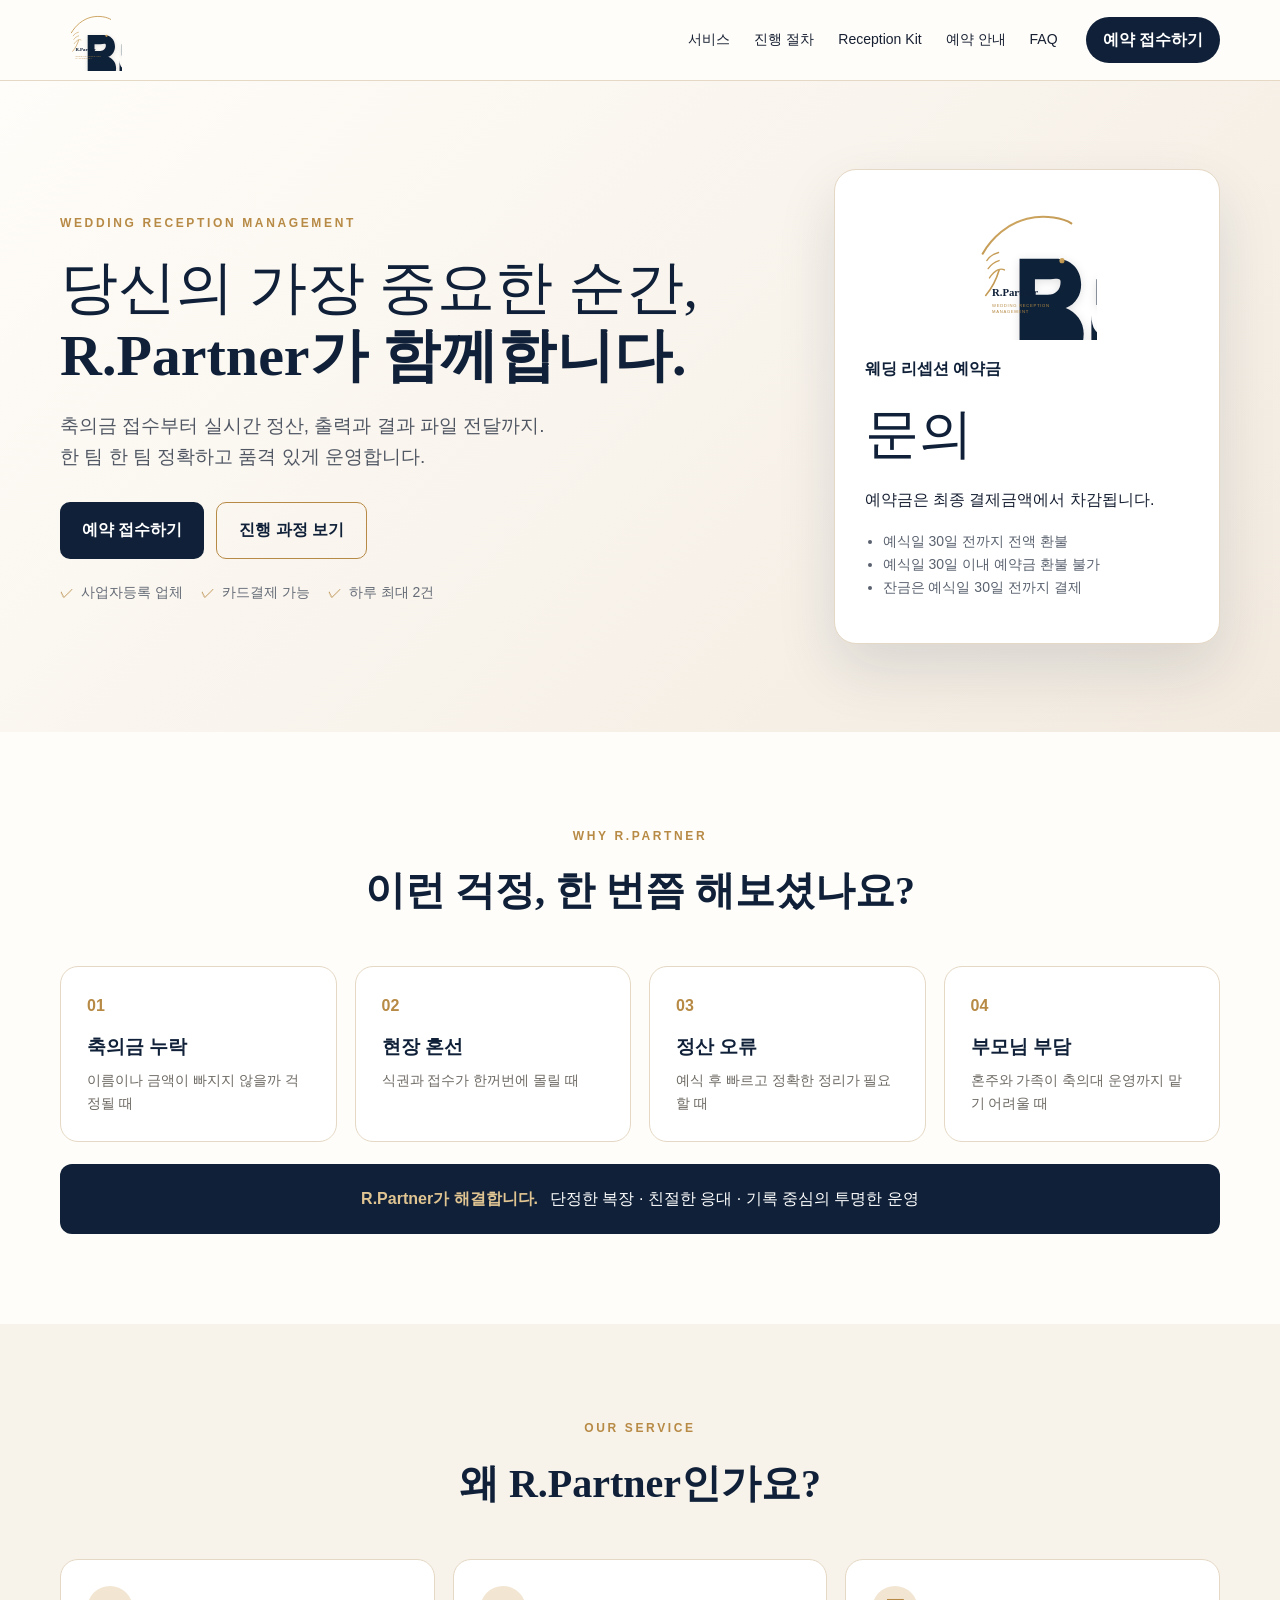
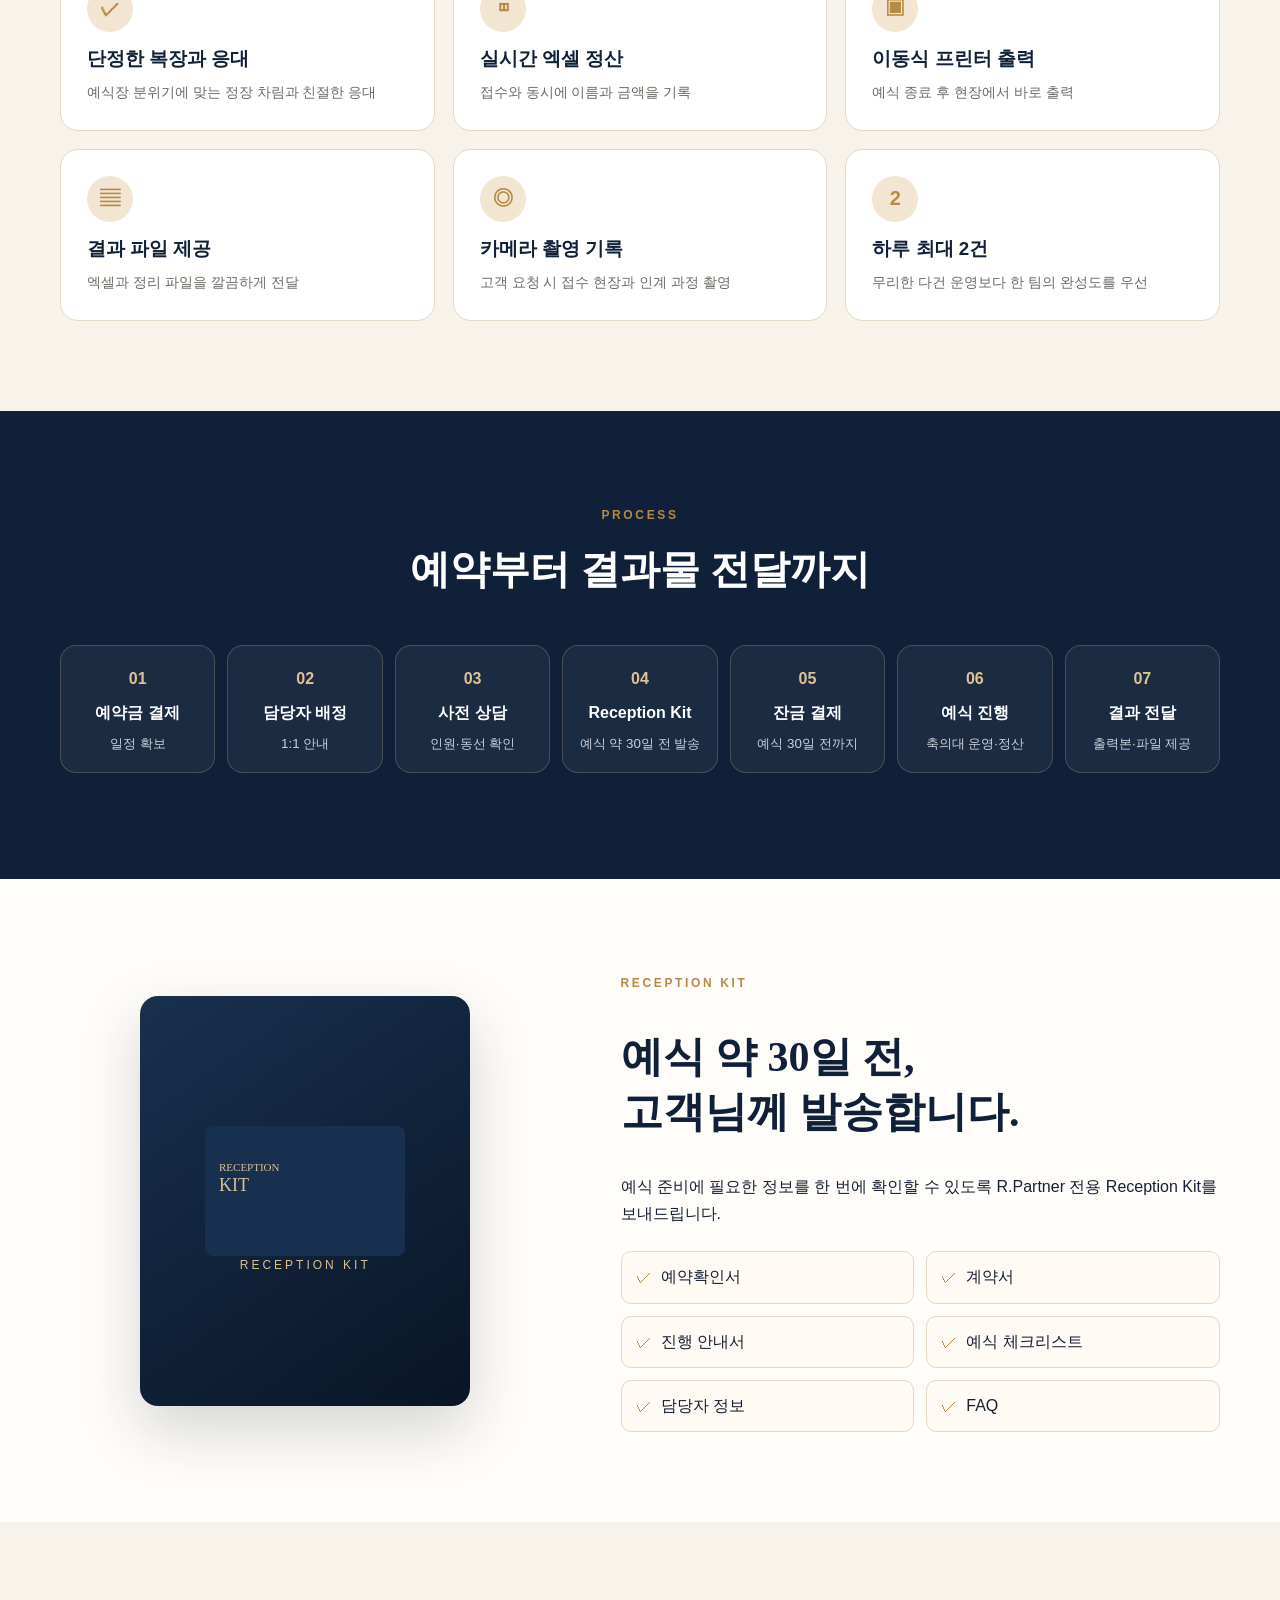
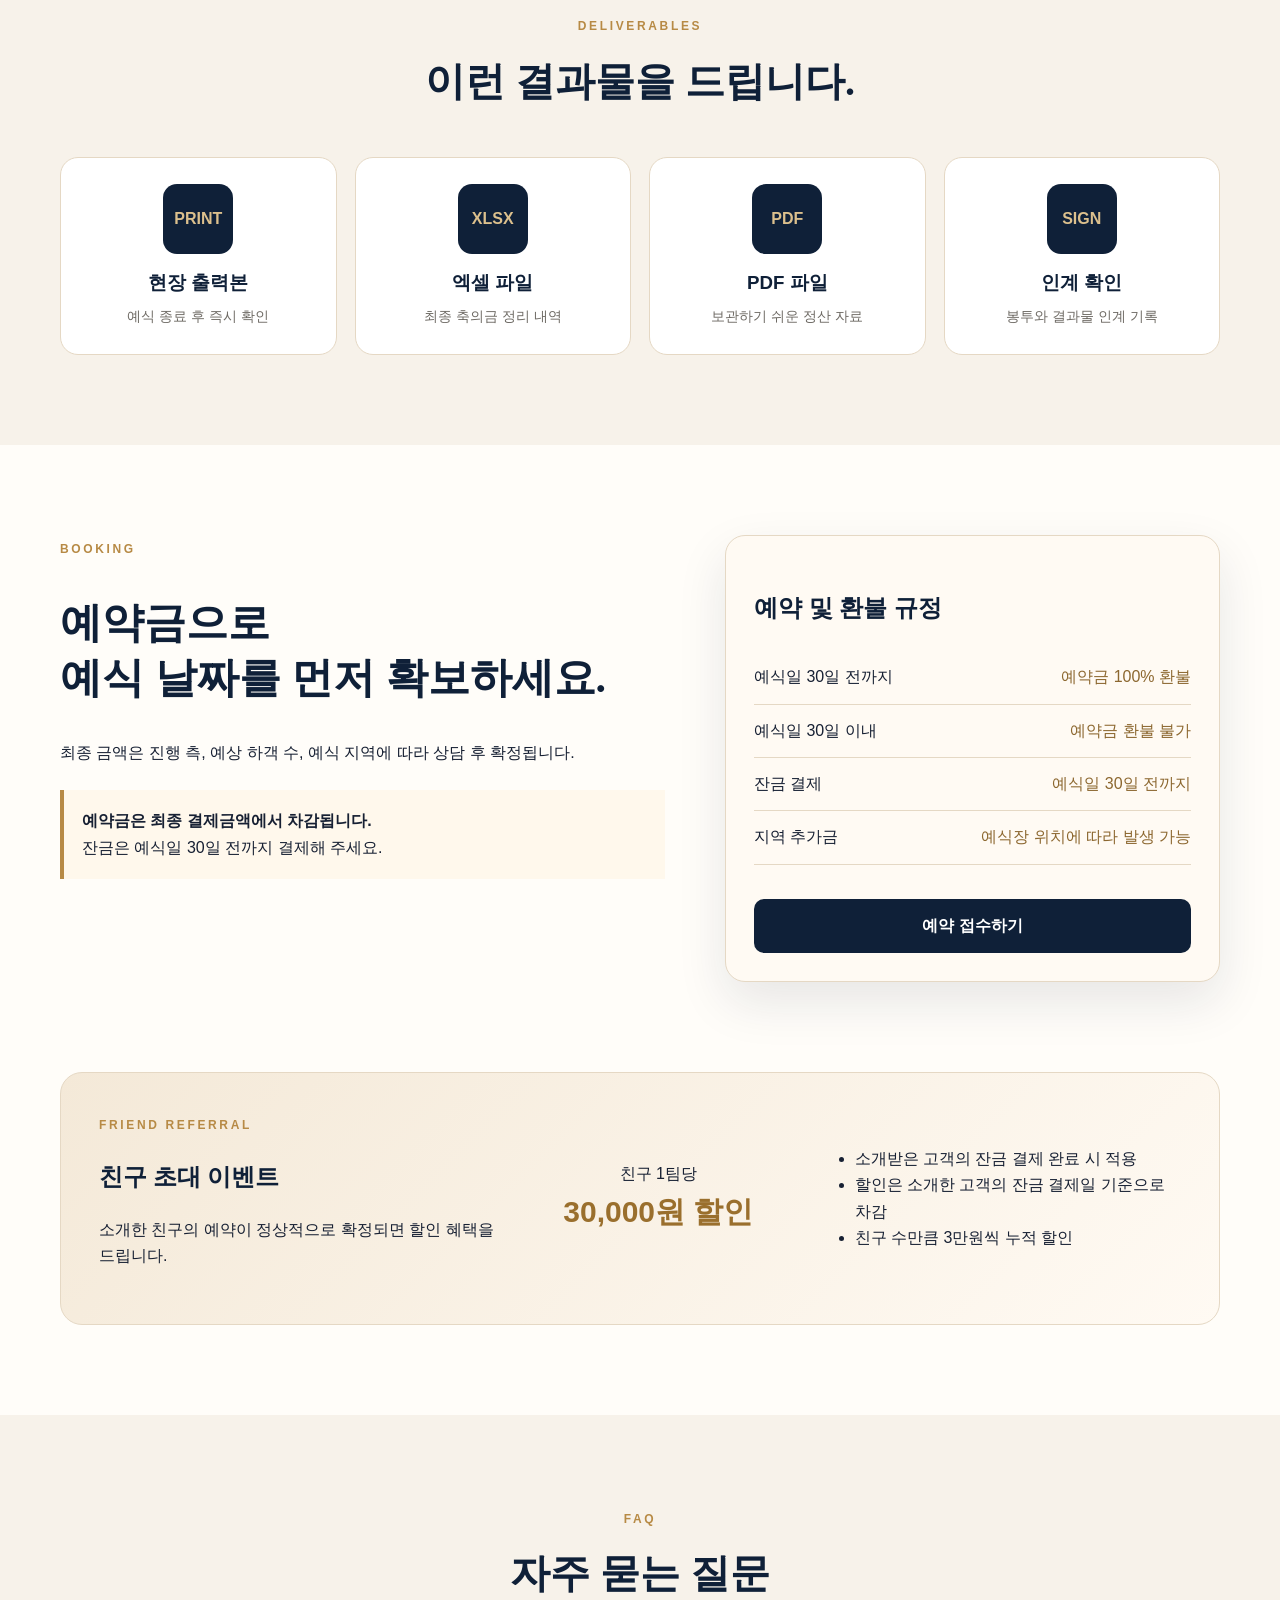
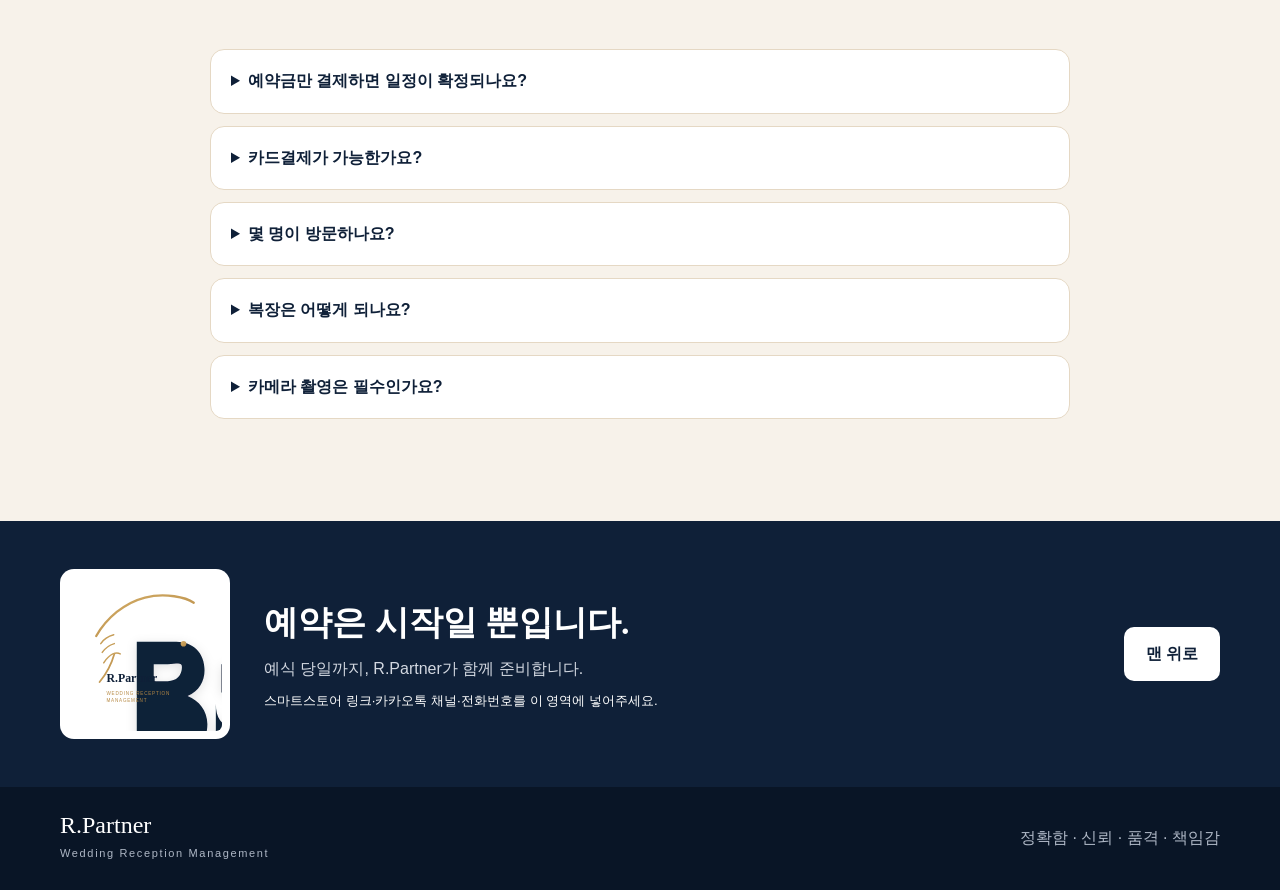
<file: index.html>
<!doctype html>
<html lang="ko">
<head>
<meta charset="utf-8">
<meta name="viewport" content="width=device-width,initial-scale=1">
<meta name="description" content="R.Partner 웨딩 리셉션 매니지먼트">
<title>R.Partner | Wedding Reception Management</title>
<link rel="stylesheet" href="styles.css">
</head>
<body>
<header>
  <div class="wrap nav">
    <a href="#top">
      <picture>
        <source srcset="assets/rpartner-logo.svg" type="image/svg+xml">
        <img src="assets/rpartner-logo.svg" alt="R.Partner">
      </picture>
    </a>
    <nav>
      <a href="#service">서비스</a>
      <a href="#process">진행 절차</a>
      <a href="#kit">Reception Kit</a>
      <a href="#booking">예약 안내</a>
      <a href="#faq">FAQ</a>
    </nav>
    <a class="pill" id="pill-booking" href="https://smartstore.naver.com/dreamy_fairytaleshop/products/13698900635?utm_source=site&utm_medium=button&utm_campaign=booking" target="_blank" rel="noopener noreferrer">예약 접수하기</a>
  </div>
</header>
<main id="top">
<section class="hero">
  <div class="wrap hero-grid">
    <div>
      <span class="eyebrow">WEDDING RECEPTION MANAGEMENT</span>
      <h1>당신의 가장 중요한 순간,<br><strong>R.Partner가 함께합니다.</strong></h1>
      <p class="lead">축의금 접수부터 실시간 정산, 출력과 결과 파일 전달까지.<br>한 팀 한 팀 정확하고 품격 있게 운영합니다.</p>
      <div class="actions">
        <a class="btn" id="hero-booking" href="https://smartstore.naver.com/dreamy_fairytaleshop/products/13698900635?utm_source=site&utm_medium=button&utm_campaign=booking" target="_blank" rel="noopener noreferrer">예약 접수하기</a>
        <a class="btn ghost" href="#process">진행 과정 보기</a>
      </div>
      <div class="trust">
        <span>사업자등록 업체</span>
        <span>카드결제 가능</span>
        <span>하루 최대 2건</span>
      </div>
    </div>
    <aside class="deposit">
      <picture>
        <source srcset="assets/rpartner-logo.svg" type="image/svg+xml">
        <img src="assets/rpartner-logo.svg" alt="R.Partner">
      </picture>
      <p>웨딩 리셉션 예약금</p>
      <div class="price">문의</div>
      <p>예약금은 최종 결제금액에서 차감됩니다.</p>
      <ul>
        <li>예식일 30일 전까지 전액 환불</li>
        <li>예식일 30일 이내 예약금 환불 불가</li>
        <li>잔금은 예식일 30일 전까지 결제</li>
      </ul>
    </aside>
  </div>
</section>

<section class="section">
  <div class="wrap">
    <div class="heading">
      <span class="eyebrow">WHY R.PARTNER</span>
      <h2>이런 걱정, 한 번쯤 해보셨나요?</h2>
    </div>
    <div class="cards four">
      <article><b>01</b><h3>축의금 누락</h3><p>이름이나 금액이 빠지지 않을까 걱정될 때</p></article>
      <article><b>02</b><h3>현장 혼선</h3><p>식권과 접수가 한꺼번에 몰릴 때</p></article>
      <article><b>03</b><h3>정산 오류</h3><p>예식 후 빠르고 정확한 정리가 필요할 때</p></article>
      <article><b>04</b><h3>부모님 부담</h3><p>혼주와 가족이 축의대 운영까지 맡기 어려울 때</p></article>
    </div>
    <div class="banner"><strong>R.Partner가 해결합니다.</strong><span>단정한 복장 · 친절한 응대 · 기록 중심의 투명한 운영</span></div>
  </div>
</section>

<section id="service" class="section tint">
  <div class="wrap">
    <div class="heading"><span class="eyebrow">OUR SERVICE</span><h2>왜 R.Partner인가요?</h2></div>
    <div class="cards three">
      <article><i>✓</i><h3>단정한 복장과 응대</h3><p>예식장 분위기에 맞는 정장 차림과 친절한 응대</p></article>
      <article><i>◫</i><h3>실시간 엑셀 정산</h3><p>접수와 동시에 이름과 금액을 기록</p></article>
      <article><i>▣</i><h3>이동식 프린터 출력</h3><p>예식 종료 후 현장에서 바로 출력</p></article>
      <article><i>▤</i><h3>결과 파일 제공</h3><p>엑셀과 정리 파일을 깔끔하게 전달</p></article>
      <article><i>◎</i><h3>카메라 촬영 기록</h3><p>고객 요청 시 접수 현장과 인계 과정 촬영</p></article>
      <article><i>2</i><h3>하루 최대 2건</h3><p>무리한 다건 운영보다 한 팀의 완성도를 우선</p></article>
    </div>
  </div>
</section>

<section id="process" class="section dark">
  <div class="wrap">
    <div class="heading light"><span class="eyebrow">PROCESS</span><h2>예약부터 결과물 전달까지</h2></div>
    <ol class="timeline">
      <li><span>01</span><strong>예약금 결제</strong><small>일정 확보</small></li>
      <li><span>02</span><strong>담당자 배정</strong><small>1:1 안내</small></li>
      <li><span>03</span><strong>사전 상담</strong><small>인원·동선 확인</small></li>
      <li><span>04</span><strong>Reception Kit</strong><small>예식 약 30일 전 발송</small></li>
      <li><span>05</span><strong>잔금 결제</strong><small>예식 30일 전까지</small></li>
      <li><span>06</span><strong>예식 진행</strong><small>축의대 운영·정산</small></li>
      <li><span>07</span><strong>결과 전달</strong><small>출력본·파일 제공</small></li>
    </ol>
  </div>
</section>

<section id="kit" class="section">
  <div class="wrap kit">
    <div class="kitbox"><picture><source srcset="assets/rpartner-kit.svg" type="image/svg+xml"><img src="assets/rpartner-kit.svg" alt="R.Partner Reception Kit"></picture><span>RECEPTION KIT</span></div>
    <div>
      <span class="eyebrow">RECEPTION KIT</span>
      <h2>예식 약 30일 전,<br>고객님께 발송합니다.</h2>
      <p>예식 준비에 필요한 정보를 한 번에 확인할 수 있도록 R.Partner 전용 Reception Kit를 보내드립니다.</p>
      <div class="checks"><span>예약확인서</span><span>계약서</span><span>진행 안내서</span><span>예식 체크리스트</span><span>담당자 정보</span><span>FAQ</span></div>
    </div>
  </div>
</section>

<section class="section tint">
  <div class="wrap">
    <div class="heading"><span class="eyebrow">DELIVERABLES</span><h2>이런 결과물을 드립니다.</h2></div>
    <div class="cards four deliver">
      <article><b>PRINT</b><h3>현장 출력본</h3><p>예식 종료 후 즉시 확인</p></article>
      <article><b>XLSX</b><h3>엑셀 파일</h3><p>최종 축의금 정리 내역</p></article>
      <article><b>PDF</b><h3>PDF 파일</h3><p>보관하기 쉬운 정산 자료</p></article>
      <article><b>SIGN</b><h3>인계 확인</h3><p>봉투와 결과물 인계 기록</p></article>
    </div>
  </div>
</section>

<section id="booking" class="section">
  <div class="wrap booking">
    <div>
      <span class="eyebrow">BOOKING</span>
      <h2>예약금으로<br>예식 날짜를 먼저 확보하세요.</h2>
      <p>최종 금액은 진행 측, 예상 하객 수, 예식 지역에 따라 상담 후 확정됩니다.</p>
      <div class="notice"><strong>예약금은 최종 결제금액에서 차감됩니다.</strong><span>잔금은 예식일 30일 전까지 결제해 주세요.</span></div>
    </div>
    <aside class="policy">
      <h3>예약 및 환불 규정</h3>
      <dl>
        <div><dt>예식일 30일 전까지</dt><dd>예약금 100% 환불</dd></div>
        <div><dt>예식일 30일 이내</dt><dd>예약금 환불 불가</dd></div>
        <div><dt>잔금 결제</dt><dd>예식일 30일 전까지</dd></div>
        <div><dt>지역 추가금</dt><dd>예식장 위치에 따라 발생 가능</dd></div>
      </dl>
      <a class="btn full" id="aside-booking" href="https://smartstore.naver.com/dreamy_fairytaleshop/products/13698900635?utm_source=site&utm_medium=button&utm_campaign=booking" target="_blank" rel="noopener noreferrer">예약 접수하기</a>
    </aside>
  </div>
</section>

<section class="section referral">
  <div class="wrap referralbox">
    <div><span class="eyebrow">FRIEND REFERRAL</span><h2>친구 초대 이벤트</h2><p>소개한 친구의 예약이 정상적으로 확정되면 할인 혜택을 드립니다.</p></div>
    <div class="refprice">친구 1팀당<strong>30,000원 할인</strong></div>
    <ul><li>소개받은 고객의 잔금 결제 완료 시 적용</li><li>할인은 소개한 고객의 잔금 결제일 기준으로 차감</li><li>친구 수만큼 3만원씩 누적 할인</li></ul>
  </div>
</section>

<section id="faq" class="section tint">
  <div class="wrap">
    <div class="heading"><span class="eyebrow">FAQ</span><h2>자주 묻는 질문</h2></div>
    <div class="faq">
      <details><summary>예약금만 결제하면 일정이 확정되나요?</summary><p>상담으로 일정 가능 여부를 확인한 뒤 예약금 결제가 완료되면 확정됩니다.</p></details>
      <details><summary>카드결제가 가능한가요?</summary><p>네. 예약금과 잔금 모두 카드결제가 가능합니다.</p></details>
      <details><summary>몇 명이 방문하나요?</summary><p>예상 하객 수와 현장 동선에 따라 배정 인원을 안내드립니다.</p></details>
      <details><summary>복장은 어떻게 되나요?</summary><p>예식장 분위기에 맞는 단정한 정장 차림으로 진행합니다.</p></details>
      <details><summary>카메라 촬영은 필수인가요?</summary><p>필수가 아니며 고객 요청 시 접수 현장과 인계 과정을 촬영합니다.</p></details>
    </div>
  </div>
</section>

<section id="contact" class="closing">
  <div class="wrap closegrid">
    <picture>
      <source srcset="assets/rpartner-logo.svg" type="image/svg+xml">
      <img src="assets/rpartner-logo.svg" alt="R.Partner">
    </picture>
    <div>
      <h2>예약은 시작일 뿐입니다.</h2>
      <p>예식 당일까지, R.Partner가 함께 준비합니다.</p>
      <small>스마트스토어 링크·카카오톡 채널·전화번호를 이 영역에 넣어주세요.</small>
    </div>
    <a class="btn lightbtn" href="#top">맨 위로</a>
  </div>
</section>

<footer>
  <div class="wrap foot">
    <div><strong>R.Partner</strong><span>Wedding Reception Management</span></div>
    <p>정확함 · 신뢰 · 품격 · 책임감</p>
  </div>
</footer>

<script src="script.js"></script>
</body>
</html>
</file>
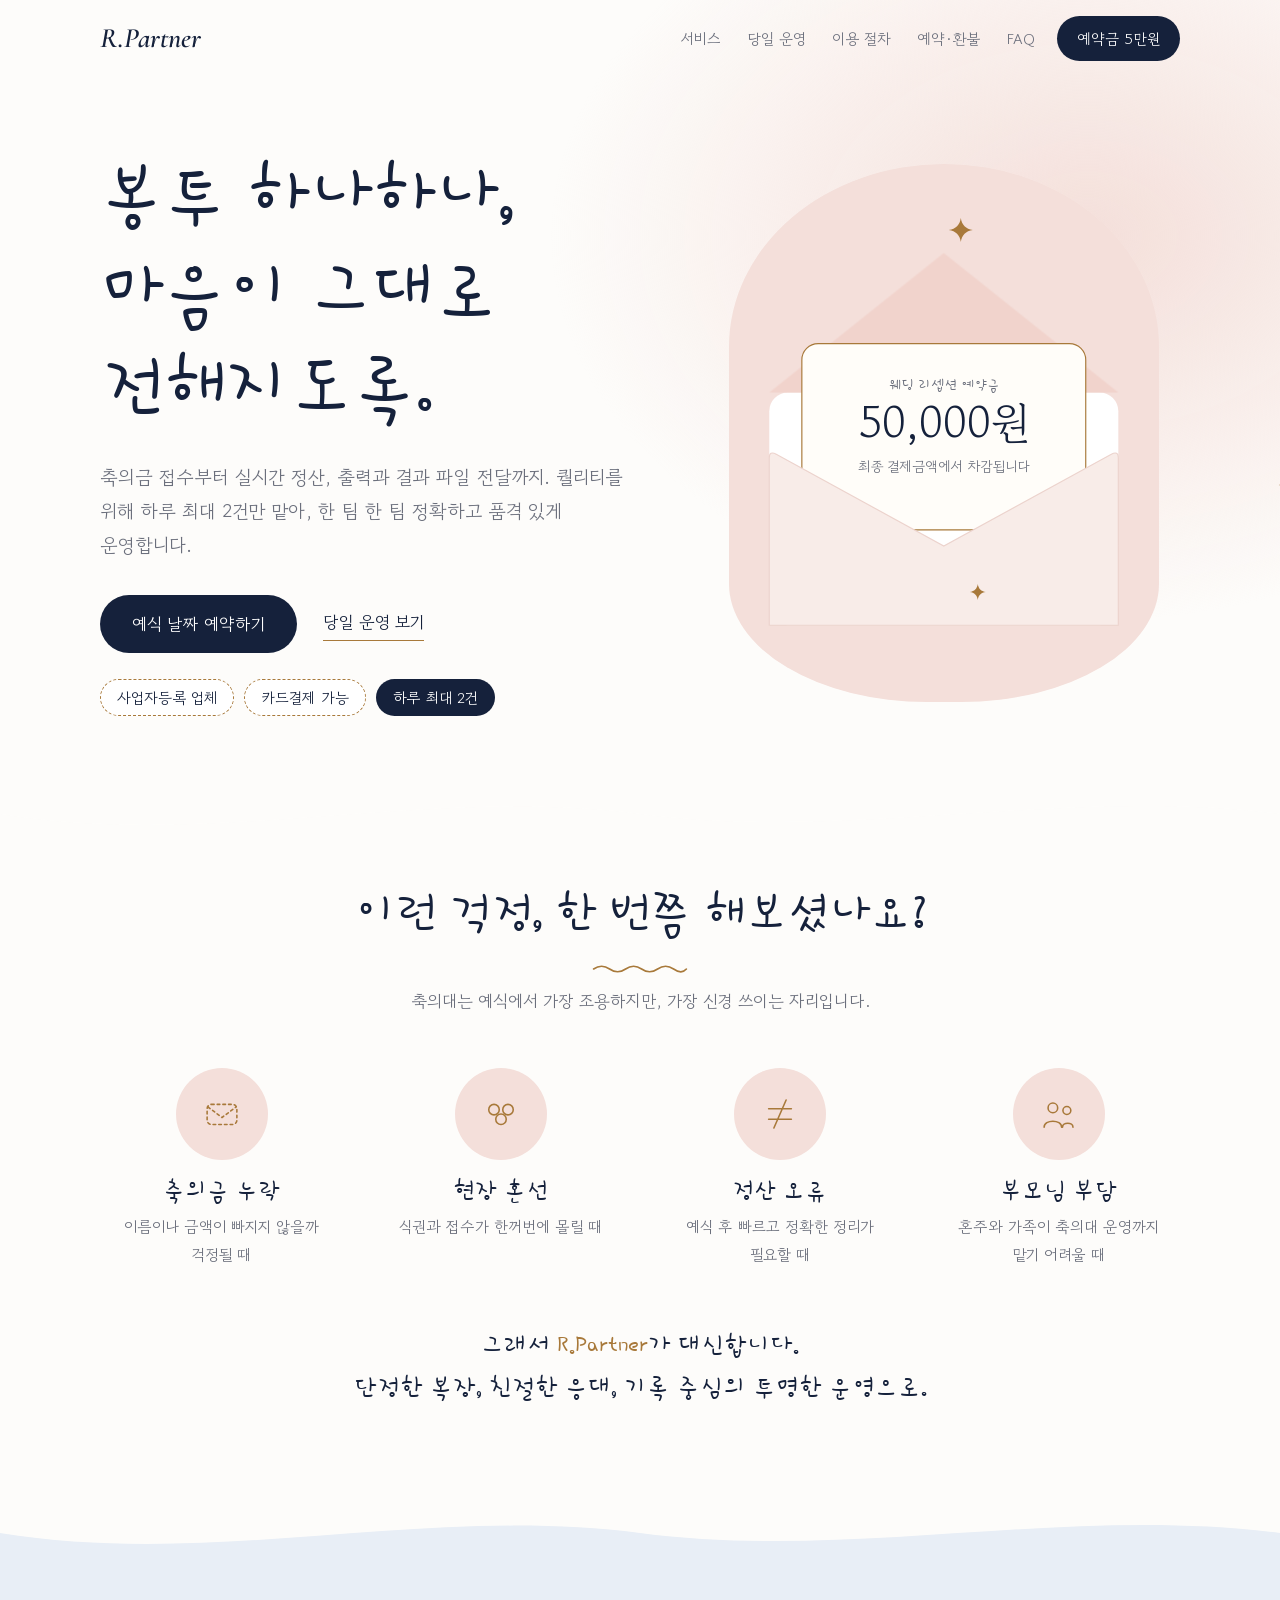
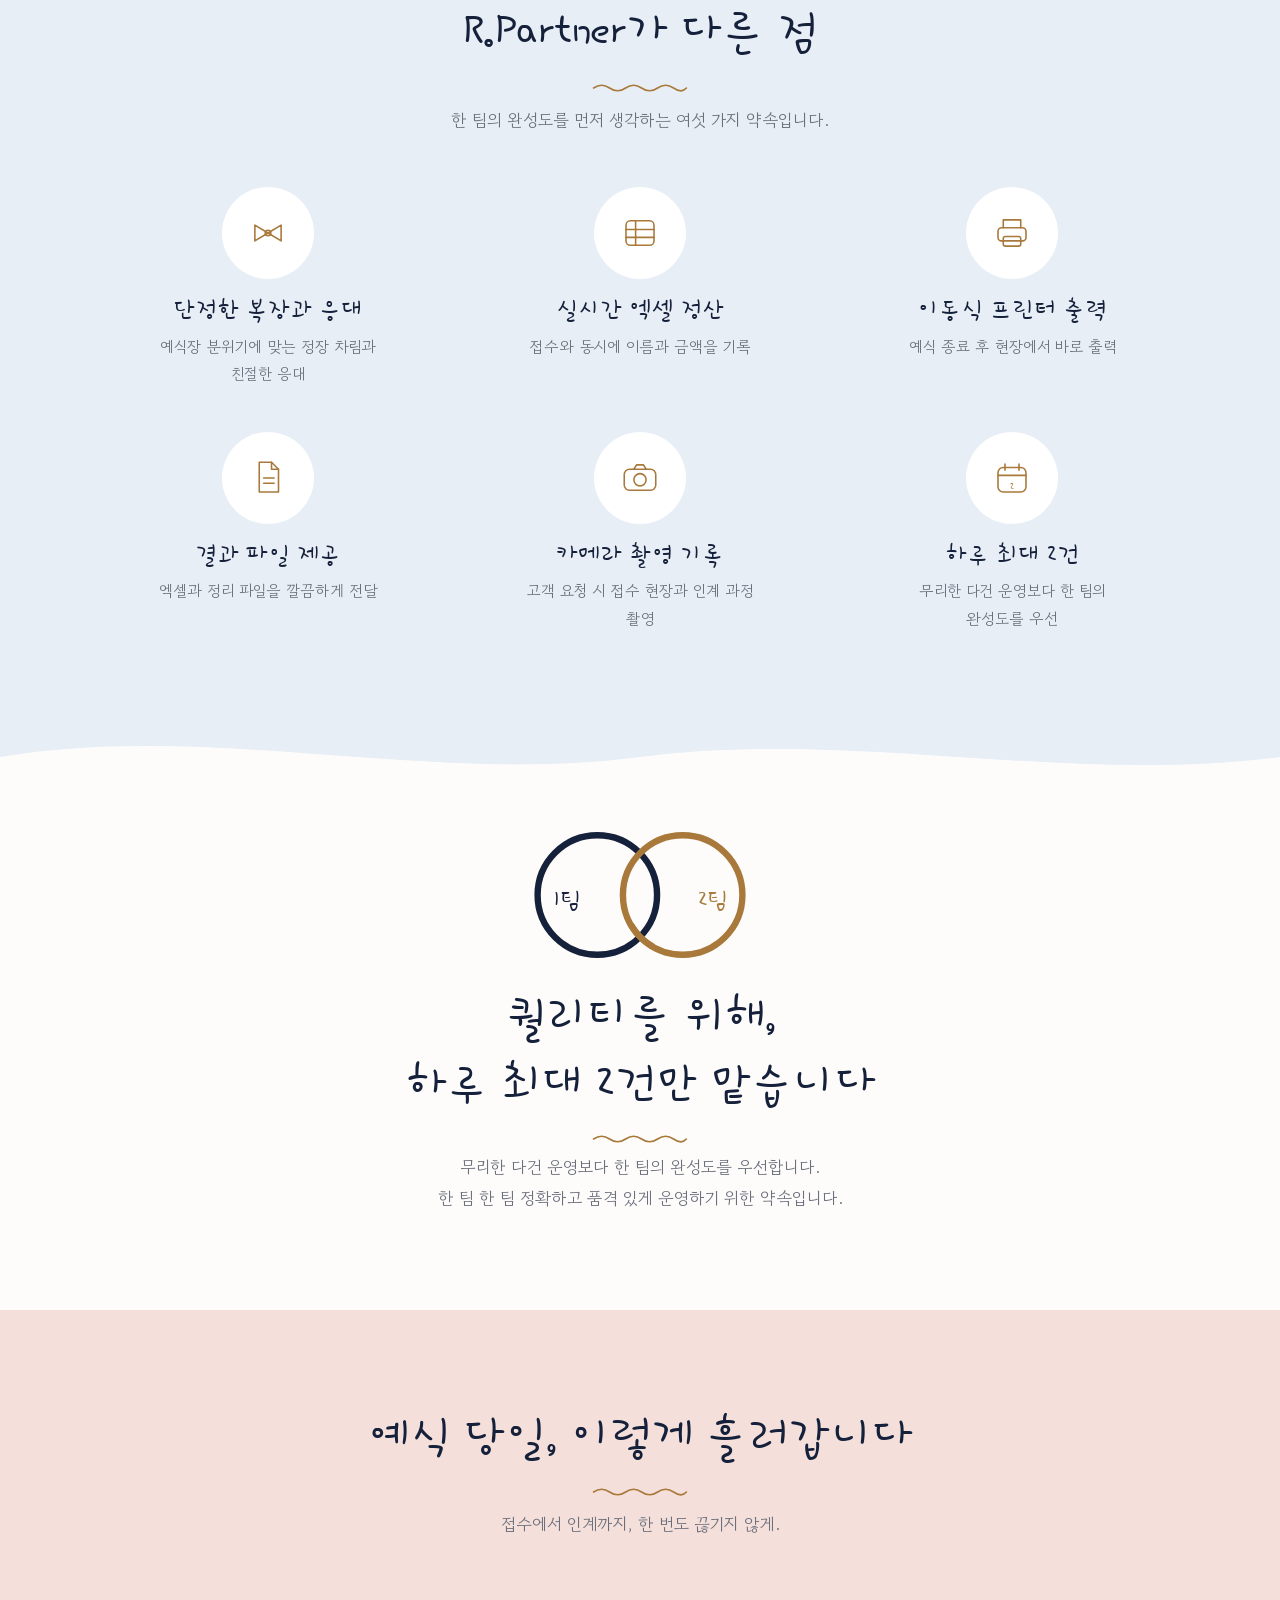
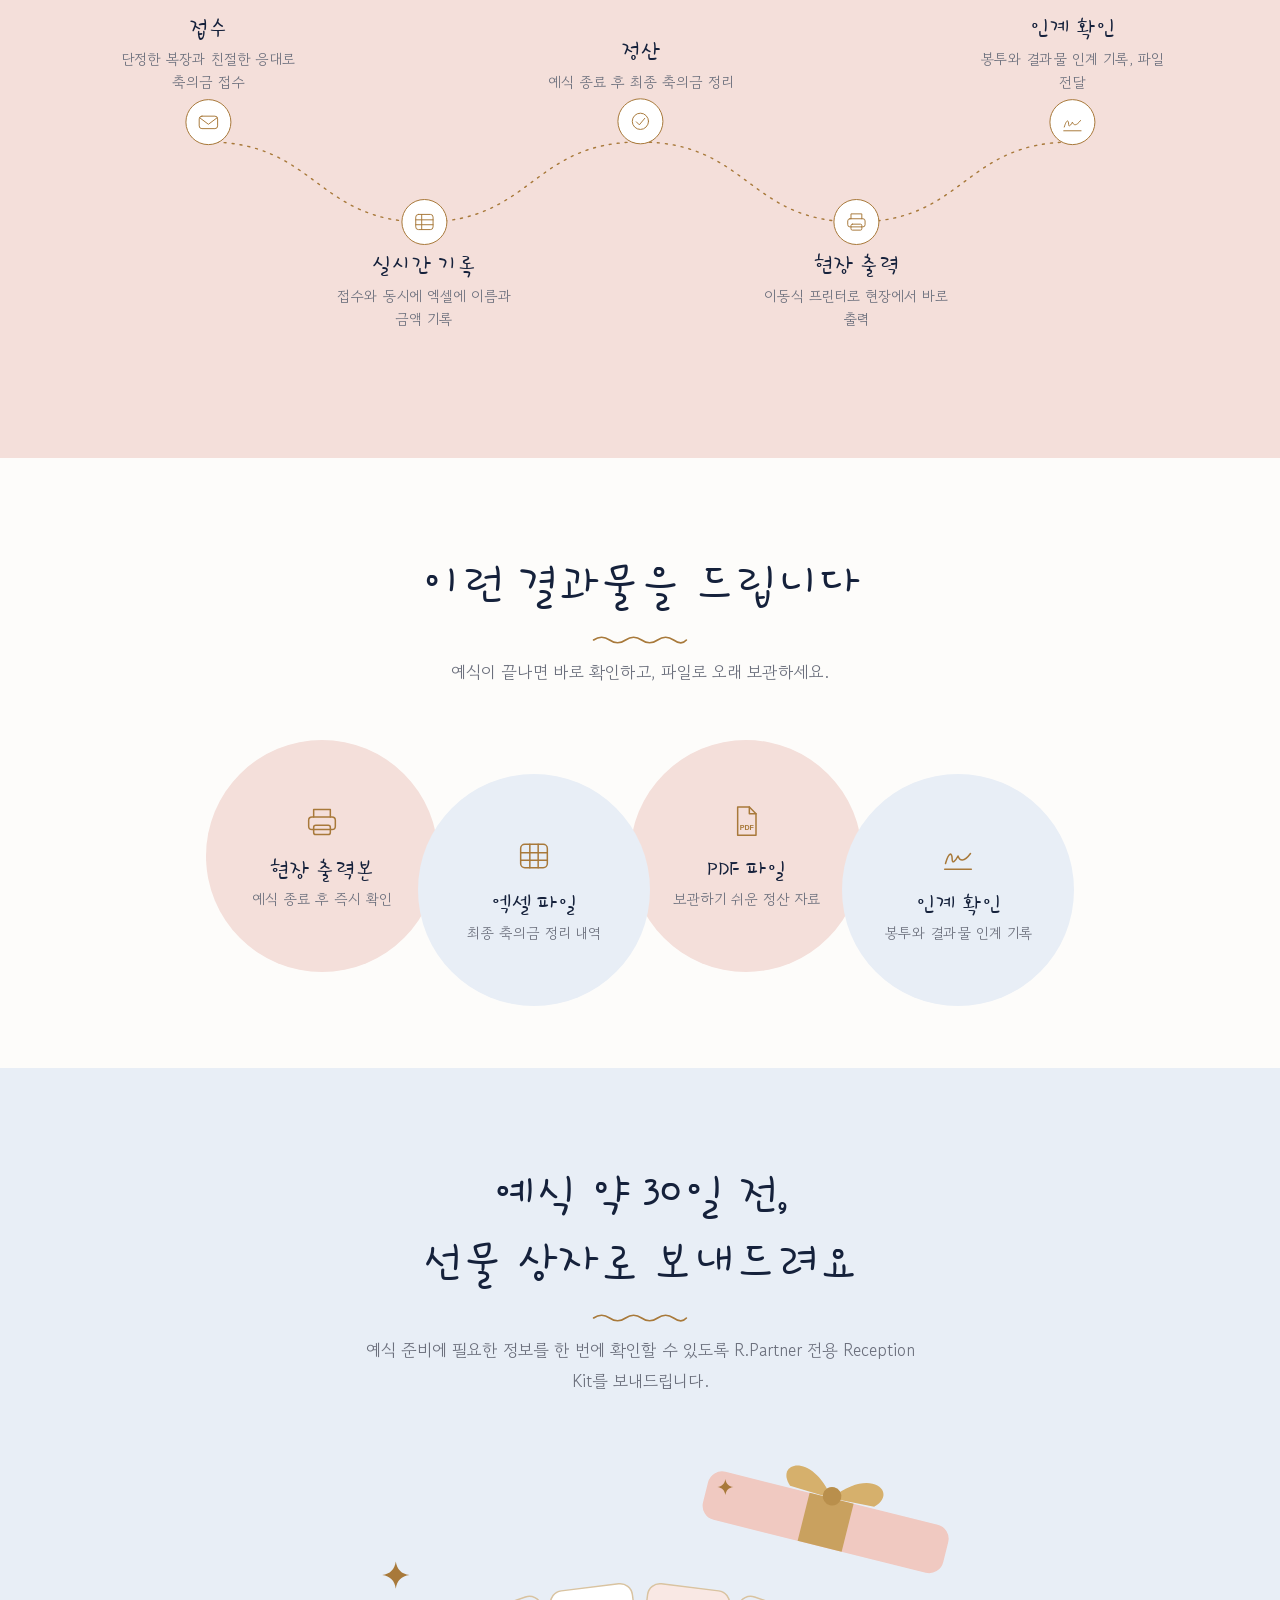
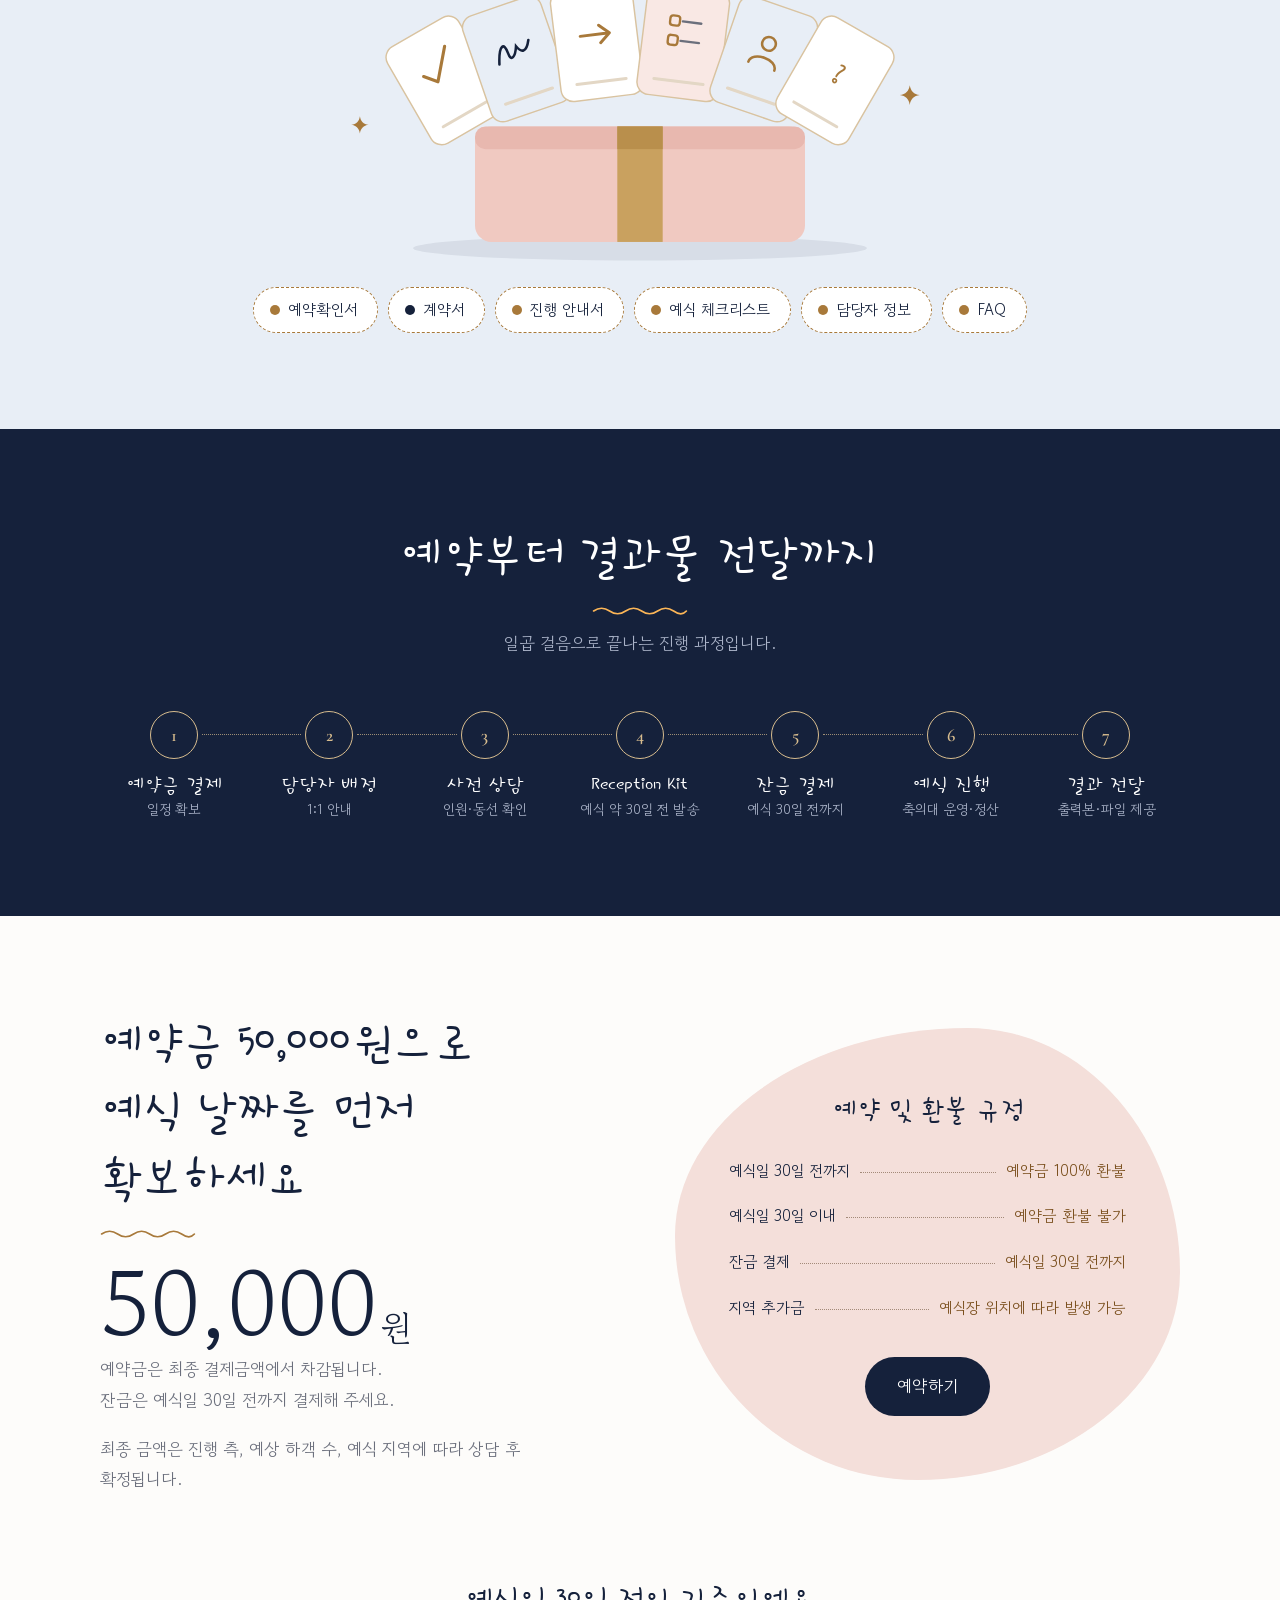
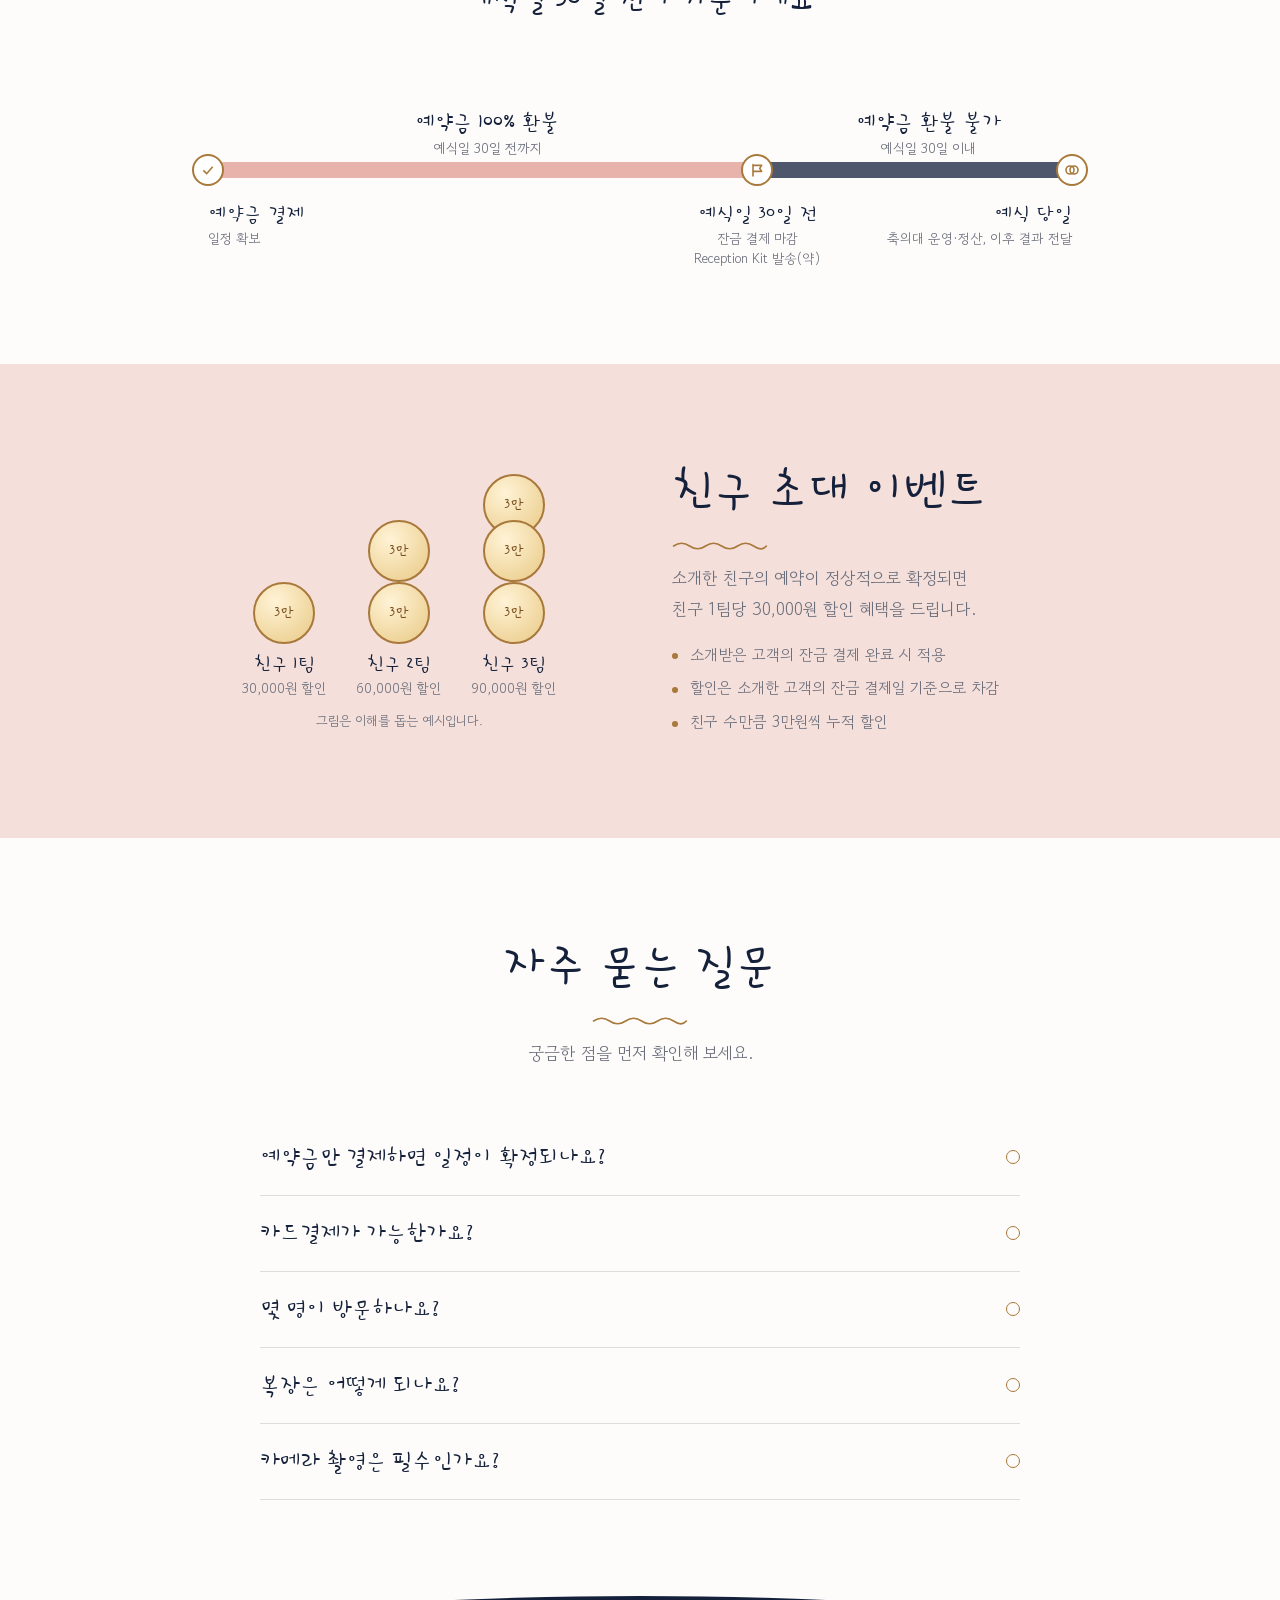
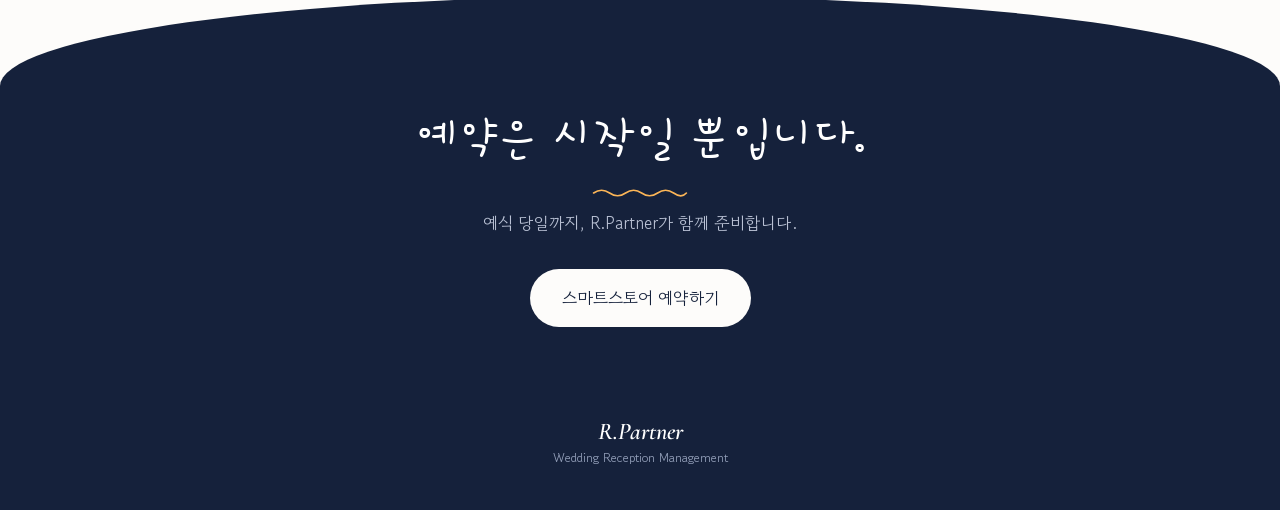
<file: v4/index.html>
<!doctype html><html lang="ko"><head><meta charset="utf-8"><meta name="viewport" content="width=device-width,initial-scale=1"><title>축의금 대행·웨딩 리셉션 매니지먼트 | R.Partner</title>
<meta name="description" content="축의금 접수부터 실시간 엑셀 정산, 현장 출력, 결과 파일 전달까지. 하루 최대 2건만 운영하는 축의대 대행 R.Partner. 예약금 50,000원, 카드결제 가능.">
<meta name="keywords" content="축의금대행,축의대대행,웨딩리셉션,결혼식축의대,축의금접수,축의금정산,결혼식도우미,웨딩도우미,하객접수대행,웨딩매니지먼트">
<meta name="robots" content="index,follow">
<meta name="naver-site-verification" content="NAVER_VERIFICATION_CODE">
<link rel="canonical" href="https://navermmm.github.io/R.partner/v4/">
<meta property="og:type" content="website"><meta property="og:locale" content="ko_KR">
<meta property="og:site_name" content="R.Partner"><meta property="og:title" content="축의금 대행·웨딩 리셉션 매니지먼트 | R.Partner">
<meta property="og:description" content="축의금 접수부터 실시간 엑셀 정산, 현장 출력, 결과 파일 전달까지. 하루 최대 2건만 운영하는 축의대 대행 R.Partner. 예약금 50,000원, 카드결제 가능."><meta property="og:url" content="https://navermmm.github.io/R.partner/v4/">
<meta property="og:image" content="https://navermmm.github.io/R.partner/v4/og.jpg">
<meta name="twitter:card" content="summary_large_image">
<script type="application/ld+json">{"@context": "https://schema.org", "@type": "Service", "name": "축의금 대행 · 웨딩 리셉션 매니지먼트", "provider": {"@type": "Organization", "name": "R.Partner", "url": "https://navermmm.github.io/R.partner/v4/"}, "serviceType": "축의금 접수 대행, 축의금 정산, 웨딩 리셉션 매니지먼트", "description": "축의금 접수부터 실시간 엑셀 정산, 현장 출력, 결과 파일 전달까지. 하루 최대 2건만 운영하는 축의대 대행 R.Partner. 예약금 50,000원, 카드결제 가능.", "areaServed": "KR", "offers": {"@type": "Offer", "name": "예약금", "price": "50000", "priceCurrency": "KRW", "url": "https://smartstore.naver.com/dreamy_fairytaleshop/products/13698900635"}}</script><link rel="preconnect" href="https://fonts.googleapis.com"><link rel="preconnect" href="https://fonts.gstatic.com" crossorigin><link href="https://fonts.googleapis.com/css2?family=Cormorant+Garamond:ital,wght@1,600&family=Gowun+Batang:wght@400;700&family=Gowun+Dodum&family=Hi+Melody&display=swap" rel="stylesheet"><style>
:root{--ink:#15213b;--pearl:#fdfcfa;--blush:#f4dfda;--mist:#e8eef6;--gold:#a8793a;--text:#2a3350;--soft:#6b6f7c;--hand:"Hi Melody","Gowun Batang","Noto Serif KR",serif;--body:"Gowun Dodum","Noto Sans KR","Malgun Gothic",sans-serif;--num:"Gowun Batang","Noto Serif KR",serif}
*{box-sizing:border-box}html{scroll-behavior:smooth}
body{margin:0;background:var(--pearl);color:var(--text);font-family:var(--body);font-size:17px;line-height:1.8;word-break:keep-all}
a{color:inherit;text-decoration:none}a:focus-visible,summary:focus-visible{outline:2px solid var(--gold);outline-offset:4px;border-radius:999px}
.wrap{width:min(1080px,calc(100% - 48px));margin:0 auto}.wave{display:block;width:100%;height:56px}
.top{position:absolute;inset:0 0 auto 0;z-index:5}.top .wrap{display:flex;align-items:center;gap:22px;height:76px}
.mark{font:italic 600 28px "Cormorant Garamond",Georgia,serif;color:var(--ink)}
.top nav{margin-left:auto;display:flex;gap:26px;font-size:15px;color:var(--soft)}.top nav a:hover{color:var(--ink)}
.pill{display:inline-flex;align-items:center;justify-content:center;background:var(--ink);color:#fff;border-radius:999px;padding:14px 32px;font-size:17px;transition:transform .2s,background .2s}
.pill:hover{transform:translateY(-2px);background:#22345a}.pill.sm{padding:9px 20px;font-size:15px}.pill.pearl{background:var(--pearl);color:var(--ink)}
.tlink{color:var(--ink);border-bottom:1px solid var(--gold);padding-bottom:2px}
/* headings: hand font + squiggle */
h1,h2{font-family:var(--hand);font-weight:400;color:var(--ink);letter-spacing:-.01em}
h2{font-size:clamp(34px,4.6vw,52px);line-height:1.3;margin:0 0 12px;text-align:center}
h2:after{content:"";display:block;width:96px;height:10px;margin:14px auto 0;background:url("data:image/svg+xml,%3Csvg xmlns='http://www.w3.org/2000/svg' viewBox='0 0 120 12'%3E%3Cpath d='M2 6 Q12 -1 22 6 T42 6 T62 6 T82 6 T102 6 T118 6' fill='none' stroke='%23a8793a' stroke-width='2' stroke-linecap='round'/%3E%3C/svg%3E") center/contain no-repeat}
.dark h2:after{filter:brightness(1.5)}
.sub{color:var(--soft);margin:0 auto 52px;max-width:34em;text-align:center}
.sec{padding:96px 0}.mist{background:var(--mist)}.blushbg{background:var(--blush)}
/* hero */
.hero{position:relative;padding:150px 0 70px;background:radial-gradient(60% 70% at 85% 30%,#f4dfda 0,transparent 70%),var(--pearl);overflow:hidden}
.hero .wrap{display:grid;grid-template-columns:1.1fr .9fr;gap:30px;align-items:center}
h1{font-size:clamp(46px,6.4vw,80px);line-height:1.2;margin:0 0 22px}
.lead{font-size:19px;color:var(--soft);max-width:28em;margin:0}.cta{display:flex;gap:26px;align-items:center;margin:32px 0 26px;flex-wrap:wrap}
.facts{display:flex;gap:10px;flex-wrap:wrap;padding:0;margin:0;list-style:none;font-size:15px;color:var(--ink)}
.facts li{display:flex;align-items:center;gap:8px;background:#fff;border:1px dashed var(--gold);border-radius:999px;padding:4px 16px}.facts li:first-child{}
.facts li.hl{background:var(--ink);color:#fff;border-color:var(--ink)}
.art{position:relative;aspect-ratio:4/5;max-width:430px;justify-self:center;width:100%;background:var(--blush);border-radius:50% 50% 46% 46%/34% 34% 22% 22%;display:grid;place-items:center}.art>svg{width:92%;overflow:visible}
.spark{position:absolute;color:var(--gold)}
@keyframes flap{from{transform:scaleY(1)}to{transform:scaleY(-1)}}@keyframes slip{from{transform:translateY(40px);opacity:0}to{transform:translateY(-64px);opacity:1}}@keyframes seal{from{opacity:1}to{opacity:0}}
.flap{transform-box:fill-box;transform-origin:top;transform:scaleY(-1);animation:flap .9s .5s cubic-bezier(.3,.7,.2,1) both}.slipg{transform:translateY(-64px);animation:slip 1.1s 1.2s cubic-bezier(.2,.8,.2,1) both}.seal{opacity:0;animation:seal .4s .6s both}
@media(prefers-reduced-motion:reduce){.flap,.slipg,.seal{animation:none}}
/* icon columns (worries / strengths) */
.cols{display:grid;gap:44px 36px;list-style:none;padding:0;margin:0;text-align:center}.c4{grid-template-columns:repeat(4,1fr)}.c3{grid-template-columns:repeat(3,1fr)}
.cols .ico{width:92px;height:92px;border-radius:50%;margin:0 auto 14px;display:grid;place-items:center;background:var(--blush);color:var(--gold)}.mist .cols .ico{background:#fff}
.cols h3{font:400 27px/1.3 var(--hand);color:var(--ink);margin:0 0 4px}.cols p{margin:0 auto;color:var(--soft);font-size:15.5px;max-width:15em}
.say{margin:56px auto 0;text-align:center;font:400 28px/1.5 var(--hand);color:var(--ink)}.say i{font-style:normal;color:var(--gold)}
/* quality */
.quality{text-align:center}.rings{width:min(320px,80%);margin:0 auto 10px;display:block}
.quality h2{margin-bottom:8px}.quality .sub{margin-bottom:0}
/* flow */
.flow{position:relative;height:370px;margin:30px 0 0;list-style:none;padding:0}
.flow>svg{position:absolute;left:0;top:130px;width:100%;height:120px;overflow:visible}
.flow li{position:absolute;width:19%;text-align:center}.flow li b{display:block;font:400 25px var(--hand);color:var(--ink);line-height:1.3}.flow li span.d{font-size:14.5px;color:var(--soft);display:block;line-height:1.6;margin-top:2px}
.node{position:absolute;left:50%;width:46px;height:46px;margin-left:-23px;border-radius:50%;background:#fff;border:1.5px solid var(--gold);color:var(--gold);display:grid;place-items:center}.node svg{width:26px;height:26px}
.flow .hi{transform:translate(-50%,calc(-100% - 28px))}.flow .hi .node{bottom:-51px}.flow .lo{transform:translate(-50%,28px)}.flow .lo .node{top:-51px}
/* deliverables */
.circles{display:flex;justify-content:center;flex-wrap:wrap;list-style:none;padding:0;margin:0}
.circles li{width:232px;height:232px;border-radius:50%;display:flex;flex-direction:column;justify-content:center;align-items:center;text-align:center;padding:22px;margin:0 -10px}
.circles li:nth-child(odd){background:var(--blush)}.circles li:nth-child(even){background:var(--mist);transform:translateY(34px)}
.circles .ci{color:var(--gold);margin-bottom:4px}.circles b{font:400 25px/1.3 var(--hand);color:var(--ink)}.circles span{font-size:14.5px;color:var(--soft);line-height:1.5}
/* kit */
.kit{display:block;width:min(660px,100%);margin:0 auto}.kitlist{display:flex;flex-wrap:wrap;gap:10px;justify-content:center;list-style:none;padding:0;margin:26px 0 0}
.kitlist li{padding:8px 20px 8px 16px;border-radius:999px;background:#fff;border:1px dashed var(--gold);color:var(--ink);font-size:15.5px;display:flex;align-items:center;gap:8px}.kitlist li:before{content:"";width:10px;height:10px;border-radius:50%;background:var(--c)}
/* process dark */
.dark{background:var(--ink);color:#d9deea}.dark h2{color:#fff}.dark .sub{color:#aab3c8}
.steps{display:grid;grid-template-columns:repeat(7,1fr);gap:8px;list-style:none;margin:0;padding:0;counter-reset:s;text-align:center}
.steps li{position:relative;counter-increment:s;padding:0 4px}.steps li:before{content:counter(s);display:grid;place-items:center;width:46px;height:46px;margin:0 auto 12px;border-radius:50%;border:1px solid #d7bc8e;background:var(--ink);color:#d7bc8e;font:600 18px "Cormorant Garamond",serif;position:relative;z-index:1}
.steps li:not(:last-child):after{content:"";position:absolute;top:23px;left:calc(50% + 28px);width:calc(100% - 56px + 8px);border-top:1.5px dotted rgba(215,188,142,.7)}
.steps b{display:block;font:400 22px/1.3 var(--hand);color:#fff}.steps span{font-size:14px;color:#aab3c8;line-height:1.5;display:block}
/* booking */
.book{display:grid;grid-template-columns:1fr 1fr;gap:70px;align-items:center}.book h2{text-align:left}.book h2:after{margin-left:0}
.price{font:400 clamp(54px,8vw,92px)/1.1 var(--num);color:var(--ink);margin:6px 0 2px}.price small{font-size:.38em;margin-left:4px}
.blob{background:var(--blush);border-radius:58% 42% 52% 48%/46% 54% 46% 54%;padding:64px 54px}.blob h3{font:400 30px var(--hand);color:var(--ink);margin:0 0 18px;text-align:center}
.row{display:flex;align-items:baseline;gap:10px;padding:9px 0;font-size:15.5px}.row i{flex:1;border-bottom:1px dotted #a38a79;transform:translateY(-4px)}.row b{font-weight:400;color:var(--ink)}.row span{color:#7a4f1d;text-align:right}
.blob .pill{margin:26px auto 0;display:flex;width:fit-content}
/* D-30 diagram */
.dd{margin:84px auto 0;max-width:900px;text-align:center}.dd h3{font:400 34px var(--hand);color:var(--ink);margin:0 0 56px}
.ddd{position:relative;height:190px}.bar{position:absolute;left:2%;right:2%;top:84px;height:16px;display:flex;border-radius:999px;overflow:hidden}.bar i:first-child{flex:1.7;background:#e8b3aa}.bar i:last-child{flex:1;background:var(--ink);opacity:.75}
.seg{position:absolute;top:30px;font:400 24px var(--hand);color:var(--ink);transform:translateX(-50%);white-space:nowrap}.seg small{display:block;font:400 14px var(--body);color:var(--soft)}
.mk{position:absolute;top:76px;width:32px;height:32px;margin-left:-16px;border-radius:50%;background:#fff;border:2px solid var(--gold);display:grid;place-items:center;color:var(--gold)}
.mkl{position:absolute;top:122px;font-size:15px;color:var(--ink);line-height:1.5;transform:translateX(-50%);white-space:nowrap}.mkl b{display:block;font:400 22px var(--hand)}.mkl small{color:var(--soft);font-size:13.5px;display:block}
.ddm{display:none}
/* referral */
.ref{display:grid;grid-template-columns:1fr 1fr;gap:64px;align-items:center;max-width:900px;margin:0 auto}.ref h2{text-align:left}.ref h2:after{margin-left:0}
.coins{display:flex;align-items:flex-end;justify-content:center;gap:30px;min-height:230px}.cc{text-align:center}.stack{display:flex;flex-direction:column-reverse;align-items:center}
.coin{width:62px;height:62px;border-radius:50%;background:radial-gradient(circle at 35% 30%,#fff3d6,#e9c985);border:2px solid var(--gold);display:grid;place-items:center;font:400 17px var(--hand);color:#7a4f1d;margin-top:-16px}.coin:first-child{margin-top:0}
.cc p{margin:8px 0 0;font-size:14px;color:var(--soft);line-height:1.5}.cc b{display:block;font:400 21px var(--hand);color:var(--ink)}
.ref ul{margin:16px 0 0;padding:0;list-style:none;color:var(--soft);font-size:15.5px}.ref li{padding-left:18px;position:relative;margin-bottom:6px}.ref li:before{content:"";position:absolute;left:0;top:.8em;width:6px;height:6px;border-radius:50%;background:var(--gold)}
.ex{font-size:13px;color:var(--soft);text-align:center;margin-top:10px}
/* faq */
.faq{max-width:760px;margin:0 auto}details{border-bottom:1px solid rgba(21,33,59,.14)}summary{cursor:pointer;list-style:none;padding:20px 0;font:400 25px/1.4 var(--hand);color:var(--ink);display:flex;justify-content:space-between;gap:20px}summary::-webkit-details-marker{display:none}
summary:after{content:"";flex:none;width:12px;height:12px;border-radius:50%;border:1.5px solid var(--gold);margin-top:10px;transition:background .2s}details[open] summary:after{background:var(--gold)}details p{margin:0;padding:0 0 20px;color:var(--soft)}
.end{background:var(--ink);color:#fff;text-align:center;padding:110px 0 90px;border-radius:50% 50% 0 0/90px 90px 0 0}.end h2{color:#fff;margin-bottom:10px}.end h2:after{filter:brightness(1.5)}.end p{color:#b9c1d4;margin:0 0 30px}
footer{background:var(--ink);color:#94a0ba;padding:0 0 40px;font-size:13px;text-align:center}footer .mark{color:#fff;display:block;font-size:24px}
@media(max-width:900px){.top nav{display:none}.hero .wrap,.book,.ref{grid-template-columns:1fr}.hero{padding-top:110px}.art{max-width:340px}.c4,.c3{grid-template-columns:repeat(2,1fr)}.book h2,.ref h2{text-align:center}.book h2:after,.ref h2:after{margin-left:auto}.book>div:first-child{text-align:center}.ref>div:last-child{text-align:center}.ref li{text-align:left}
.steps{grid-template-columns:1fr;text-align:left;max-width:360px;margin:0 0 0 28px;padding-left:34px;border-left:1px dashed rgba(215,188,142,.55)}.steps li{padding:0 0 26px 34px}.steps li:before{position:absolute;left:-58px;top:0;margin:0;width:40px;height:40px;font-size:16px}.steps li:after{display:none}}
@media(max-width:760px){.flow{height:auto}.flow>svg{display:none}.flow li{position:relative;width:auto;text-align:left;transform:none!important;padding:0 0 26px 40px;border-left:1px dashed var(--gold);left:auto!important;top:auto!important;margin-left:22px}.flow li .node{left:-23px!important;top:-2px!important;bottom:auto!important;margin:0}
.ddd{display:none}.ddm{display:block;text-align:left;max-width:380px;margin:0 auto;border-left:3px solid #e8b3aa;padding-left:20px}.ddm div{margin-bottom:20px;position:relative}.ddm div:before{content:"";position:absolute;left:-30px;top:8px;width:12px;height:12px;border-radius:50%;background:#fff;border:2px solid var(--gold)}.ddm b{display:block;font:400 22px var(--hand);color:var(--ink)}.ddm small{color:var(--soft);font-size:14px;display:block}.ddm .no{border-left:0}}
@media(max-width:600px){.wrap{width:calc(100% - 36px)}.sec{padding:70px 0}.c4,.c3{grid-template-columns:1fr 1fr;gap:34px 14px}.cols .ico{width:78px;height:78px}.cols h3{font-size:23px}.cols p{font-size:14px}.circles li{width:176px;height:176px;margin:-8px;padding:14px}.circles li:nth-child(2n){transform:none}.circles b{font-size:21px}.circles span{font-size:12.5px}.blob{padding:46px 28px}.cta{gap:18px}.say{font-size:23px}.coins{gap:16px}.coin{width:54px;height:54px}summary{font-size:21px}}
</style></head><body><header class="top"><div class="wrap"><a class="mark" href="#top">R.Partner</a><nav><a href="#why">서비스</a><a href="#flow">당일 운영</a><a href="#process">이용 절차</a><a href="#booking">예약·환불</a><a href="#faq">FAQ</a></nav><a class="pill sm" href="https://smartstore.naver.com/dreamy_fairytaleshop/products/13698900635?utm_source=site&utm_medium=button&utm_campaign=booking" target="_blank" rel="noopener noreferrer">예약금 5만원</a></div></header><main id="top"><section class="hero"><div class="wrap"><div><h1>봉투 하나하나,<br>마음이 그대로<br>전해지도록.</h1><p class="lead">축의금 접수부터 실시간 정산, 출력과 결과 파일 전달까지. 퀄리티를 위해 하루 최대 2건만 맡아, 한 팀 한 팀 정확하고 품격 있게 운영합니다.</p><div class="cta"><a class="pill" href="https://smartstore.naver.com/dreamy_fairytaleshop/products/13698900635?utm_source=site&utm_medium=button&utm_campaign=booking" target="_blank" rel="noopener noreferrer">예식 날짜 예약하기</a><a class="tlink" href="#flow">당일 운영 보기</a></div><ul class="facts"><li class="">사업자등록 업체</li><li class="">카드결제 가능</li><li class="hl">하루 최대 2건</li></ul></div><div class="art"><svg viewBox="-20 -110 340 370" role="img" aria-label="예약금 50,000원이 담긴 봉투">
<rect x="0" y="40" width="300" height="200" rx="16" fill="#fff"/>
<g class="flap"><path d="M0 40 L300 40 L150 160 Z" fill="#f1d3cc"/></g>
<g class="slipg"><rect x="28" y="62" width="244" height="160" rx="14" fill="#fffdf9" stroke="#a8793a" stroke-width="1"/>
<text x="150" y="100" text-anchor="middle" font-size="14" fill="#6b6f7c" font-family="Hi Melody,Gowun Dodum,sans-serif">웨딩 리셉션 예약금</text>
<text x="150" y="146" text-anchor="middle" font-size="38" fill="#15213b" font-family="Gowun Batang,serif">50,000원</text>
<text x="150" y="172" text-anchor="middle" font-size="12" fill="#6b6f7c" font-family="Gowun Dodum,sans-serif">최종 결제금액에서 차감됩니다</text></g>
<path d="M0 240 L0 96 Q0 90 6 93 L150 172 L294 93 Q300 90 300 96 L300 240 Z" fill="#f8ece8" stroke="#ecd3cd"/>
<g class="seal"><circle cx="150" cy="140" r="20" fill="#15213b"/><text x="150" y="147" text-anchor="middle" font-size="22" fill="#fff" font-style="italic" font-family="Cormorant Garamond,Georgia,serif">R</text></g>
</svg><svg class="spark" style="left:8%;top:10%" width="24" height="24" viewBox="0 0 24 24" fill="#a8793a" aria-hidden="true"><path d="M12 0 C13 7 17 11 24 12 C17 13 13 17 12 24 C11 17 7 13 0 12 C7 11 11 7 12 0Z"/></svg><svg class="spark" style="left:84%;top:58%" width="18" height="18" viewBox="0 0 24 24" fill="#a8793a" aria-hidden="true"><path d="M12 0 C13 7 17 11 24 12 C17 13 13 17 12 24 C11 17 7 13 0 12 C7 11 11 7 12 0Z"/></svg><svg class="spark" style="left:12%;top:78%" width="16" height="16" viewBox="0 0 24 24" fill="#a8793a" aria-hidden="true"><path d="M12 0 C13 7 17 11 24 12 C17 13 13 17 12 24 C11 17 7 13 0 12 C7 11 11 7 12 0Z"/></svg></div></div></section><svg class="wave" viewBox="0 0 1440 80" preserveAspectRatio="none" aria-hidden="true"><path  d="M0 40 C240 90 480 0 720 40 C960 80 1200 0 1440 40 L1440 80 L0 80 Z" fill="#fdfcfa"/></svg><section class="sec" style="padding-top:40px"><div class="wrap"><h2>이런 걱정, 한 번쯤 해보셨나요?</h2><p class="sub">축의대는 예식에서 가장 조용하지만, 가장 신경 쓰이는 자리입니다.</p><ul class="cols c4"><li><div class="ico"><svg viewBox="0 0 48 48" width="42" height="42" fill="none" stroke="currentColor" stroke-width="1.8" stroke-linecap="round" stroke-linejoin="round" aria-hidden="true"><rect x="7" y="13" width="34" height="23" rx="5" stroke-dasharray="3 3.5"/><path d="M8 16L24 28L40 16" stroke-dasharray="3 3.5"/></svg></div><h3>축의금 누락</h3><p>이름이나 금액이 빠지지 않을까 걱정될 때</p></li><li><div class="ico"><svg viewBox="0 0 48 48" width="42" height="42" fill="none" stroke="currentColor" stroke-width="1.8" stroke-linecap="round" stroke-linejoin="round" aria-hidden="true"><circle cx="16" cy="19" r="6"/><circle cx="32" cy="19" r="6"/><circle cx="24" cy="30" r="6"/></svg></div><h3>현장 혼선</h3><p>식권과 접수가 한꺼번에 몰릴 때</p></li><li><div class="ico"><svg viewBox="0 0 48 48" width="42" height="42" fill="none" stroke="currentColor" stroke-width="1.8" stroke-linecap="round" stroke-linejoin="round" aria-hidden="true"><path d="M11 18H37M11 30H37M17 40L31 8"/></svg></div><h3>정산 오류</h3><p>예식 후 빠르고 정확한 정리가 필요할 때</p></li><li><div class="ico"><svg viewBox="0 0 48 48" width="42" height="42" fill="none" stroke="currentColor" stroke-width="1.8" stroke-linecap="round" stroke-linejoin="round" aria-hidden="true"><circle cx="17" cy="17" r="5.5"/><circle cx="33" cy="20" r="4.5"/><path d="M7 39C7 30 27 30 27 39M28 39C28 33 40 33 40 39"/></svg></div><h3>부모님 부담</h3><p>혼주와 가족이 축의대 운영까지 맡기 어려울 때</p></li></ul><p class="say">그래서 <i>R.Partner</i>가 대신합니다.<br>단정한 복장, 친절한 응대, 기록 중심의 투명한 운영으로.</p></div></section><svg class="wave" viewBox="0 0 1440 80" preserveAspectRatio="none" aria-hidden="true"><path  d="M0 40 C240 90 480 0 720 40 C960 80 1200 0 1440 40 L1440 80 L0 80 Z" fill="#e8eef6"/></svg><section id="why" class="sec mist" style="padding-top:40px"><div class="wrap"><h2>R.Partner가 다른 점</h2><p class="sub">한 팀의 완성도를 먼저 생각하는 여섯 가지 약속입니다.</p><ul class="cols c3"><li><div class="ico"><svg viewBox="0 0 48 48" width="42" height="42" fill="none" stroke="currentColor" stroke-width="1.8" stroke-linecap="round" stroke-linejoin="round" aria-hidden="true"><path d="M24 24 L9 15 V33 Z M24 24 L39 15 V33 Z"/><circle cx="24" cy="24" r="3.2"/></svg></div><h3>단정한 복장과 응대</h3><p>예식장 분위기에 맞는 정장 차림과 친절한 응대</p></li><li><div class="ico"><svg viewBox="0 0 48 48" width="42" height="42" fill="none" stroke="currentColor" stroke-width="1.8" stroke-linecap="round" stroke-linejoin="round" aria-hidden="true"><rect x="8" y="10" width="32" height="28" rx="5"/><path d="M8 20H40M8 29H40M19 10V38"/></svg></div><h3>실시간 엑셀 정산</h3><p>접수와 동시에 이름과 금액을 기록</p></li><li><div class="ico"><svg viewBox="0 0 48 48" width="42" height="42" fill="none" stroke="currentColor" stroke-width="1.8" stroke-linecap="round" stroke-linejoin="round" aria-hidden="true"><path d="M14 18V9H34V18"/><rect x="8" y="18" width="32" height="15" rx="4"/><rect x="14" y="28" width="20" height="11" rx="2.5"/></svg></div><h3>이동식 프린터 출력</h3><p>예식 종료 후 현장에서 바로 출력</p></li><li><div class="ico"><svg viewBox="0 0 48 48" width="42" height="42" fill="none" stroke="currentColor" stroke-width="1.8" stroke-linecap="round" stroke-linejoin="round" aria-hidden="true"><path d="M14 6H28L36 14V40H14Z"/><path d="M28 6V14H36M19 24H31M19 30H31"/></svg></div><h3>결과 파일 제공</h3><p>엑셀과 정리 파일을 깔끔하게 전달</p></li><li><div class="ico"><svg viewBox="0 0 48 48" width="42" height="42" fill="none" stroke="currentColor" stroke-width="1.8" stroke-linecap="round" stroke-linejoin="round" aria-hidden="true"><rect x="6" y="14" width="36" height="24" rx="6"/><circle cx="24" cy="26" r="7"/><path d="M17 14L20 9H28L31 14"/></svg></div><h3>카메라 촬영 기록</h3><p>고객 요청 시 접수 현장과 인계 과정 촬영</p></li><li><div class="ico"><svg viewBox="0 0 48 48" width="42" height="42" fill="none" stroke="currentColor" stroke-width="1.8" stroke-linecap="round" stroke-linejoin="round" aria-hidden="true"><rect x="8" y="12" width="32" height="28" rx="6"/><path d="M8 21H40M16 8V15M32 8V15"/><text x="24" y="36" text-anchor="middle" font-size="13" stroke="none" fill="currentColor" font-family="Hi Melody,Gowun Batang,serif">2</text></svg></div><h3>하루 최대 2건</h3><p>무리한 다건 운영보다 한 팀의 완성도를 우선</p></li></ul></div></section><svg class="wave" viewBox="0 0 1440 80" preserveAspectRatio="none" aria-hidden="true" style="background:#fdfcfa"><path transform="scale(1,-1) translate(0,-80)" d="M0 40 C240 90 480 0 720 40 C960 80 1200 0 1440 40 L1440 80 L0 80 Z" fill="#e8eef6"/></svg><section class="sec quality" style="padding-top:30px"><div class="wrap"><svg class="rings" viewBox="0 0 300 150" role="img" aria-label="두 개의 반지, 하루 2팀">
<circle cx="110" cy="75" r="56" fill="none" stroke="#15213b" stroke-width="6"/><circle cx="190" cy="75" r="56" fill="none" stroke="#a8793a" stroke-width="6"/>
<path d="M150 36 A56 56 0 0 1 150 36" /><path d="M162 123.5 A56 56 0 0 1 141.5 103" fill="none" stroke="#a8793a" stroke-width="6"/>
<text x="82" y="84" text-anchor="middle" font-size="24" fill="#15213b" font-family="Hi Melody,Gowun Batang,serif">1팀</text><text x="218" y="84" text-anchor="middle" font-size="24" fill="#a8793a" font-family="Hi Melody,Gowun Batang,serif">2팀</text></svg><h2>퀄리티를 위해,<br>하루 최대 2건만 맡습니다</h2><p class="sub">무리한 다건 운영보다 한 팀의 완성도를 우선합니다.<br>한 팀 한 팀 정확하고 품격 있게 운영하기 위한 약속입니다.</p></div></section><section id="flow" class="sec blushbg" style="margin-top:0"><div class="wrap"><h2>예식 당일, 이렇게 흘러갑니다</h2><p class="sub">접수에서 인계까지, 한 번도 끊기지 않게.</p><ol class="flow"><svg viewBox="0 0 1000 120" preserveAspectRatio="none" aria-hidden="true"><path d="M100 20 C200 20,200 100,300 100 C400 100,400 20,500 20 C600 20,600 100,700 100 C800 100,800 20,900 20" fill="none" stroke="#a8793a" stroke-width="1.4" vector-effect="non-scaling-stroke" stroke-dasharray="2 6" stroke-linecap="round"/></svg><li class="hi" style="left:10%;top:130px"><b>접수</b><span class="d">단정한 복장과 친절한 응대로 축의금 접수</span><i class="node"><svg viewBox="0 0 48 48" width="26" height="26" fill="none" stroke="currentColor" stroke-width="1.8" stroke-linecap="round" stroke-linejoin="round" aria-hidden="true"><rect x="7" y="13" width="34" height="23" rx="5"/><path d="M8 16L24 28L40 16"/></svg></i></li><li class="lo" style="left:30%;top:230px"><b>실시간 기록</b><span class="d">접수와 동시에 엑셀에 이름과 금액 기록</span><i class="node"><svg viewBox="0 0 48 48" width="26" height="26" fill="none" stroke="currentColor" stroke-width="1.8" stroke-linecap="round" stroke-linejoin="round" aria-hidden="true"><rect x="8" y="10" width="32" height="28" rx="5"/><path d="M8 20H40M8 29H40M19 10V38"/></svg></i></li><li class="hi" style="left:50%;top:130px"><b>정산</b><span class="d">예식 종료 후 최종 축의금 정리</span><i class="node"><svg viewBox="0 0 48 48" width="26" height="26" fill="none" stroke="currentColor" stroke-width="1.8" stroke-linecap="round" stroke-linejoin="round" aria-hidden="true"><circle cx="24" cy="24" r="15"/><path d="M16.5 25L22 30.5L32 18.5"/></svg></i></li><li class="lo" style="left:70%;top:230px"><b>현장 출력</b><span class="d">이동식 프린터로 현장에서 바로 출력</span><i class="node"><svg viewBox="0 0 48 48" width="26" height="26" fill="none" stroke="currentColor" stroke-width="1.8" stroke-linecap="round" stroke-linejoin="round" aria-hidden="true"><path d="M14 18V9H34V18"/><rect x="8" y="18" width="32" height="15" rx="4"/><rect x="14" y="28" width="20" height="11" rx="2.5"/></svg></i></li><li class="hi" style="left:90%;top:130px"><b>인계 확인</b><span class="d">봉투와 결과물 인계 기록, 파일 전달</span><i class="node"><svg viewBox="0 0 48 48" width="26" height="26" fill="none" stroke="currentColor" stroke-width="1.8" stroke-linecap="round" stroke-linejoin="round" aria-hidden="true"><path d="M9 33C13 19 17 19 17 28C17 34 21 30 24 24C26 30 31 32 39 21"/><path d="M8 40H40"/></svg></i></li></ol></div></section><section class="sec"><div class="wrap"><h2>이런 결과물을 드립니다</h2><p class="sub">예식이 끝나면 바로 확인하고, 파일로 오래 보관하세요.</p><ul class="circles"><li><div class="ci"><svg viewBox="0 0 48 48" width="40" height="40" fill="none" stroke="currentColor" stroke-width="1.8" stroke-linecap="round" stroke-linejoin="round" aria-hidden="true"><path d="M14 18V9H34V18"/><rect x="8" y="18" width="32" height="15" rx="4"/><rect x="14" y="28" width="20" height="11" rx="2.5"/></svg></div><b>현장 출력본</b><span>예식 종료 후 즉시 확인</span></li><li><div class="ci"><svg viewBox="0 0 48 48" width="40" height="40" fill="none" stroke="currentColor" stroke-width="1.8" stroke-linecap="round" stroke-linejoin="round" aria-hidden="true"><rect x="8" y="10" width="32" height="28" rx="5"/><path d="M8 20H40M8 29H40M19 10V38M29 10V38"/></svg></div><b>엑셀 파일</b><span>최종 축의금 정리 내역</span></li><li><div class="ci"><svg viewBox="0 0 48 48" width="40" height="40" fill="none" stroke="currentColor" stroke-width="1.8" stroke-linecap="round" stroke-linejoin="round" aria-hidden="true"><path d="M14 6H28L36 14V40H14Z"/><path d="M28 6V14H36"/><text x="25" y="33" text-anchor="middle" font-size="8.5" stroke="none" fill="currentColor" font-family="Noto Sans KR,sans-serif" font-weight="700">PDF</text></svg></div><b>PDF 파일</b><span>보관하기 쉬운 정산 자료</span></li><li><div class="ci"><svg viewBox="0 0 48 48" width="40" height="40" fill="none" stroke="currentColor" stroke-width="1.8" stroke-linecap="round" stroke-linejoin="round" aria-hidden="true"><path d="M9 33C13 19 17 19 17 28C17 34 21 30 24 24C26 30 31 32 39 21"/><path d="M8 40H40"/></svg></div><b>인계 확인</b><span>봉투와 결과물 인계 기록</span></li></ul></div></section><section class="sec mist"><div class="wrap"><h2>예식 약 30일 전,<br>선물 상자로 보내드려요</h2><p class="sub">예식 준비에 필요한 정보를 한 번에 확인할 수 있도록 R.Partner 전용 Reception Kit를 보내드립니다.</p><svg class="kit" viewBox="0 20 640 400" role="img" aria-label="선물 상자 안에 담긴 Reception Kit 구성품: 예약확인서, 계약서, 진행 안내서, 예식 체크리스트, 담당자 정보, FAQ">
<ellipse cx="320" cy="408" rx="220" ry="12" fill="#15213b" opacity=".08"/>
<g transform="translate(166 306) rotate(-30)"><g transform="translate(0 -6)"><rect x="-40" y="-118" width="80" height="108" rx="12" fill="#fff" stroke="#d9c3a0" stroke-width="1.4"/><g transform="translate(0 -72) scale(.95)"><path d="M-17 -6 L-7 6 L17 -22" fill="none" stroke="#a8793a" stroke-width="3.2" stroke-linecap="round" stroke-linejoin="round"/></g><path d="M-24 -26 H24" stroke="#e3d7c5" stroke-width="3" stroke-linecap="round"/></g></g><g transform="translate(228 306) rotate(-19)"><g transform="translate(0 -22)"><rect x="-40" y="-118" width="80" height="108" rx="12" fill="#e8eef6" stroke="#d9c3a0" stroke-width="1.4"/><g transform="translate(0 -72) scale(.95)"><path d="M-18 8 C-12 -12 -6 -12 -6 0 C-6 10 0 6 4 -4 C7 4 12 6 18 -6" fill="none" stroke="#15213b" stroke-width="2.6" stroke-linecap="round"/></g><path d="M-24 -26 H24" stroke="#e3d7c5" stroke-width="3" stroke-linecap="round"/></g></g><g transform="translate(290 306) rotate(-7)"><g transform="translate(0 -34)"><rect x="-40" y="-118" width="80" height="108" rx="12" fill="#fff" stroke="#d9c3a0" stroke-width="1.4"/><g transform="translate(0 -72) scale(.95)"><path d="M-16 0 H12 M4 -9 L14 0 L4 9" fill="none" stroke="#a8793a" stroke-width="3" stroke-linecap="round" stroke-linejoin="round"/></g><path d="M-24 -26 H24" stroke="#e3d7c5" stroke-width="3" stroke-linecap="round"/></g></g><g transform="translate(350 306) rotate(7)"><g transform="translate(0 -34)"><rect x="-40" y="-118" width="80" height="108" rx="12" fill="#f9e8e4" stroke="#d9c3a0" stroke-width="1.4"/><g transform="translate(0 -72) scale(.95)"><rect x="-16" y="-18" width="10" height="10" rx="3" fill="none" stroke="#a8793a" stroke-width="2.4"/><path d="M-3 -13H16" stroke="#6b6f7c" stroke-width="2.4" stroke-linecap="round"/><rect x="-16" y="2" width="10" height="10" rx="3" fill="none" stroke="#a8793a" stroke-width="2.4"/><path d="M-3 7H16" stroke="#6b6f7c" stroke-width="2.4" stroke-linecap="round"/></g><path d="M-24 -26 H24" stroke="#e3d7c5" stroke-width="3" stroke-linecap="round"/></g></g><g transform="translate(412 306) rotate(19)"><g transform="translate(0 -22)"><rect x="-40" y="-118" width="80" height="108" rx="12" fill="#e8eef6" stroke="#d9c3a0" stroke-width="1.4"/><g transform="translate(0 -72) scale(.95)"><circle cx="0" cy="-8" r="7" fill="none" stroke="#a8793a" stroke-width="2.6"/><path d="M-14 16 C-14 4 14 4 14 16" fill="none" stroke="#a8793a" stroke-width="2.6" stroke-linecap="round"/></g><path d="M-24 -26 H24" stroke="#e3d7c5" stroke-width="3" stroke-linecap="round"/></g></g><g transform="translate(474 306) rotate(30)"><g transform="translate(0 -6)"><rect x="-40" y="-118" width="80" height="108" rx="12" fill="#fff" stroke="#d9c3a0" stroke-width="1.4"/><g transform="translate(0 -72) scale(.95)"><text x="0" y="8" text-anchor="middle" font-size="34" fill="#a8793a" font-family="Hi Melody,Gowun Batang,serif">?</text></g><path d="M-24 -26 H24" stroke="#e3d7c5" stroke-width="3" stroke-linecap="round"/></g></g>
<g><rect x="160" y="290" width="320" height="112" rx="16" fill="#f0c9c1"/><rect x="160" y="290" width="320" height="22" rx="10" fill="#e8b8af"/><rect x="298" y="290" width="44" height="112" fill="#c9a15f"/><rect x="298" y="290" width="44" height="22" fill="#b98f4c"/></g>
<g transform="translate(500 92) rotate(14)"><rect x="-120" y="-24" width="240" height="48" rx="14" fill="#f0c9c1"/><rect x="-22" y="-24" width="44" height="48" fill="#c9a15f"/>
<path d="M0 -24 C-30 -64 -62 -44 -42 -26 Z" fill="#d6b06c"/><path d="M0 -24 C30 -64 62 -44 42 -26 Z" fill="#d6b06c"/><circle cx="0" cy="-26" r="9" fill="#b98f4c"/></g>
<g fill="#a8793a"><path transform="translate(70 130) scale(1.1)" d="M12 0 C13 7 17 11 24 12 C17 13 13 17 12 24 C11 17 7 13 0 12 C7 11 11 7 12 0Z"/><path transform="translate(572 250) scale(.8)" d="M12 0 C13 7 17 11 24 12 C17 13 13 17 12 24 C11 17 7 13 0 12 C7 11 11 7 12 0Z"/><path transform="translate(40 280) scale(.7)" d="M12 0 C13 7 17 11 24 12 C17 13 13 17 12 24 C11 17 7 13 0 12 C7 11 11 7 12 0Z"/><path transform="translate(395 50) scale(.65)" d="M12 0 C13 7 17 11 24 12 C17 13 13 17 12 24 C11 17 7 13 0 12 C7 11 11 7 12 0Z"/></g>
</svg><ul class="kitlist"><li style="--c:#a8793a">예약확인서</li><li style="--c:#15213b">계약서</li><li style="--c:#a8793a">진행 안내서</li><li style="--c:#a8793a">예식 체크리스트</li><li style="--c:#a8793a">담당자 정보</li><li style="--c:#a8793a">FAQ</li></ul></div></section><section id="process" class="sec dark"><div class="wrap"><h2>예약부터 결과물 전달까지</h2><p class="sub">일곱 걸음으로 끝나는 진행 과정입니다.</p><ol class="steps"><li><b>예약금 결제</b><span>일정 확보</span></li><li><b>담당자 배정</b><span>1:1 안내</span></li><li><b>사전 상담</b><span>인원·동선 확인</span></li><li><b>Reception Kit</b><span>예식 약 30일 전 발송</span></li><li><b>잔금 결제</b><span>예식 30일 전까지</span></li><li><b>예식 진행</b><span>축의대 운영·정산</span></li><li><b>결과 전달</b><span>출력본·파일 제공</span></li></ol></div></section><section id="booking" class="sec"><div class="wrap"><div class="book"><div><h2>예약금 50,000원으로<br>예식 날짜를 먼저 확보하세요</h2><div class="price">50,000<small>원</small></div><p style="margin:0;color:var(--soft)">예약금은 최종 결제금액에서 차감됩니다.<br>잔금은 예식일 30일 전까지 결제해 주세요.</p><p style="margin:18px 0 0;color:var(--soft)">최종 금액은 진행 측, 예상 하객 수, 예식 지역에 따라 상담 후 확정됩니다.</p></div><div class="blob"><h3>예약 및 환불 규정</h3><div class="row"><b>예식일 30일 전까지</b><i></i><span>예약금 100% 환불</span></div><div class="row"><b>예식일 30일 이내</b><i></i><span>예약금 환불 불가</span></div><div class="row"><b>잔금 결제</b><i></i><span>예식일 30일 전까지</span></div><div class="row"><b>지역 추가금</b><i></i><span>예식장 위치에 따라 발생 가능</span></div><a class="pill" href="https://smartstore.naver.com/dreamy_fairytaleshop/products/13698900635?utm_source=site&utm_medium=button&utm_campaign=booking" target="_blank" rel="noopener noreferrer">예약하기</a></div></div><div class="dd"><h3>예식일 30일 전이 기준이에요</h3><div class="ddd"><div class="seg" style="left:33%">예약금 100% 환불<small>예식일 30일 전까지</small></div><div class="seg" style="left:82%">예약금 환불 불가<small>예식일 30일 이내</small></div><div class="bar"><i></i><i></i></div><span class="mk" style="left:2%"><svg width="16" height="16" viewBox="0 0 24 24" fill="none" stroke="currentColor" stroke-width="2.4"><path d="M5 12.5L10 17.5L19 7"/></svg></span><span class="mk" style="left:63%"><svg width="16" height="16" viewBox="0 0 24 24" fill="none" stroke="currentColor" stroke-width="2.4" stroke-linecap="round" stroke-linejoin="round"><path d="M6 21V4M6 5H19L16 9.5L19 14H6"/></svg></span><span class="mk" style="left:98%"><svg width="16" height="16" viewBox="0 0 24 24" fill="none" stroke="currentColor" stroke-width="2.4"><circle cx="9" cy="12" r="6"/><circle cx="15" cy="12" r="6"/></svg></span><div class="mkl" style="left:2%;transform:none;text-align:left"><b>예약금 결제</b><small>일정 확보</small></div><div class="mkl" style="left:63%"><b>예식일 30일 전</b><small>잔금 결제 마감</small><small>Reception Kit 발송(약)</small></div><div class="mkl" style="left:98%;transform:translateX(-100%);text-align:right"><b>예식 당일</b><small>축의대 운영·정산, 이후 결과 전달</small></div></div><div class="ddm"><div><b>예약금 결제</b><small>일정 확보</small></div><div><b>예식일 30일 전까지</b><small>예약금 100% 환불</small><small>잔금 결제 마감, Reception Kit 발송(약)</small></div><div><b>예식일 30일 이내</b><small>예약금 환불 불가</small></div><div><b>예식 당일</b><small>축의대 운영·정산, 이후 결과 전달</small></div></div></div></div></section><section class="sec blushbg"><div class="wrap"><div class="ref"><div><div class="coins"><div class="cc"><div class="stack"><div class="coin">3만</div></div><p><b>친구 1팀</b>30,000원 할인</p></div><div class="cc"><div class="stack"><div class="coin">3만</div><div class="coin">3만</div></div><p><b>친구 2팀</b>60,000원 할인</p></div><div class="cc"><div class="stack"><div class="coin">3만</div><div class="coin">3만</div><div class="coin">3만</div></div><p><b>친구 3팀</b>90,000원 할인</p></div></div><div class="ex">그림은 이해를 돕는 예시입니다.</div></div><div><h2>친구 초대 이벤트</h2><p style="margin:0;color:var(--soft)">소개한 친구의 예약이 정상적으로 확정되면<br>친구 1팀당 30,000원 할인 혜택을 드립니다.</p><ul><li>소개받은 고객의 잔금 결제 완료 시 적용</li><li>할인은 소개한 고객의 잔금 결제일 기준으로 차감</li><li>친구 수만큼 3만원씩 누적 할인</li></ul></div></div></div></section><section id="faq" class="sec"><div class="wrap"><h2>자주 묻는 질문</h2><p class="sub">궁금한 점을 먼저 확인해 보세요.</p><div class="faq"><details><summary>예약금만 결제하면 일정이 확정되나요?</summary><p>상담으로 일정 가능 여부를 확인한 뒤 예약금 결제가 완료되면 확정됩니다.</p></details><details><summary>카드결제가 가능한가요?</summary><p>네. 예약금과 잔금 모두 카드결제가 가능합니다.</p></details><details><summary>몇 명이 방문하나요?</summary><p>예상 하객 수와 현장 동선에 따라 배정 인원을 안내드립니다.</p></details><details><summary>복장은 어떻게 되나요?</summary><p>예식장 분위기에 맞는 단정한 정장 차림으로 진행합니다.</p></details><details><summary>카메라 촬영은 필수인가요?</summary><p>필수가 아니며 고객 요청 시 접수 현장과 인계 과정을 촬영합니다.</p></details></div></div></section><div style="background:#fdfcfa"><section class="end"><div class="wrap"><h2>예약은 시작일 뿐입니다.</h2><p>예식 당일까지, R.Partner가 함께 준비합니다.</p><a class="pill pearl" href="https://smartstore.naver.com/dreamy_fairytaleshop/products/13698900635?utm_source=site&utm_medium=button&utm_campaign=booking" target="_blank" rel="noopener noreferrer">스마트스토어 예약하기</a></div></section></div></main><footer><div class="wrap"><span class="mark">R.Partner</span>Wedding Reception Management</div></footer></body></html>
</file>
<file: styles.css>
:root{--navy:#0f2038;--gold:#b78a45;--cream:#f7f2ea;--paper:#fffdf9;--ink:#172033;--muted:#6e6a64;--line:#e5d8c4}*{box-sizing:border-box}html{scroll-behavior:smooth}body{margin:0;background:var(--paper);color:var(--ink);font-family:Arial,'Noto Sans KR',sans-serif;line-height:1.65}img{max-width:100%;display:block}a{text-decoration:none;color:inherit}.wrap{width:min(1160px,calc(100% - 40px));margin:auto}header{position:sticky;top:0;z-index:20;background:rgba(255,253,249,.94);border-bottom:1px solid var(--line);backdrop-filter:blur(12px)}.nav{height:80px;display:flex;align-items:center;gap:28px}.nav>a:first-child img{height:62px}.nav nav{display:flex;gap:24px;margin-left:auto}.nav nav a{font-size:14px}.pill{background:var(--navy);color:#fff;padding:10px 17px;border-radius:999px;font-weight:700}.hero{padding:88px 0;background:linear-gradient(135deg,#fffdf9,#f2eadf)}.hero-grid{display:grid;grid-template-columns:1.3fr .7fr;gap:56px;align-items:center}.eyebrow{font-size:12px;letter-spacing:.22em;color:var(--gold);font-weight:800}.hero h1,.heading h2,.kit h2,.booking h2,.referral h2,.closegrid h2{font-family:'Times New Roman','Batang',serif;color:var(--navy)}.hero h1{font-size:58px;line-height:1.18;font-weight:500;margin:18px 0}.hero h1 strong{font-weight:700}.lead{font-size:19px;color:#515864}.actions{display:flex;gap:12px;margin:30px 0 22px}.btn{display:inline-flex;justify-content:center;align-items:center;background:var(--navy);color:#fff;padding:14px 22px;border-radius:10px;font-weight:800;border:0;cursor:pointer}.ghost{background:transparent;color:var(--navy);border:1px solid var(--gold)}.trust{display:flex;gap:18px;flex-wrap:wrap;font-size:14px;color:#646b76}.trust span:before{content:'✓';color:var(--gold);margin-right:7px}.deposit{background:#fff;border:1px solid var(--line);border-radius:22px;padding:30px;box-shadow:0 25px 60px rgba(15,32,56,.12)}.deposit img{height:140px;margin:auto}.deposit>p:first-of-type{font-weight:800;color:var(--navy)}.price{font:54px 'Times New Roman';color:var(--navy)}.price small{font-size:20px}.deposit ul{padding-left:18px;color:#59616e;font-size:14px}.section{padding:90px 0}.heading{text-align:center;margin-bottom:42px}.heading h2{font-size:40px;margin:10px 0}.cards{display:grid;gap:18px}.four{grid-template-columns:repeat(4,1fr)}.three{grid-template-columns:repeat(3,1fr)}.cards article{background:#fff;border:1px solid var(--line);border-radius:18px;padding:26px}.cards b{color:var(--gold)}.cards i{width:46px;height:46px;border-radius:50%;display:grid;place-items:center;background:#f2e6d3;color:var(--gold);font-style:normal;font-weight:900;font-size:20px}.cards h3{color:var(--navy);margin:12px 0 6px}.cards p{margin:0;color:var(--muted);font-size:14px}.banner{margin-top:22px;padding:22px;border-radius:12px;background:var(--navy);color:#fff;text-align:center}.banner strong{color:#e0c492;margin-right:12px}.tint{background:var(--cream)}.dark{background:var(--navy);color:#fff}.light h2{color:#fff}.timeline{list-style:none;padding:0;display:grid;grid-template-columns:repeat(7,1fr);gap:12px}.timeline li{border:1px solid rgba(215,188,141,.25);border-radius:16px;padding:20px 12px;text-align:center;background:rgba(255,255,255,.05)}.timeline span{display:block;color:#dfc390;font-weight:800}.timeline strong{display:block;margin:8px 0}.timeline small{color:#cbd1da;display:block;line-height:1.3}.kit{display:grid;grid-template-columns:.9fr 1.1fr;gap:70px;align-items:center}.kitbox{width:330px;height:410px;margin:auto;background:linear-gradient(145deg,#18304f,#091526);border-radius:18px;padding:34px;display:flex;flex-direction:column;justify-content:center;align-items:center;color:#dcc08d;box-shadow:0 24px 60px rgba(15,32,56,.18)}.kitbox img{width:200px}.kitbox span{font-size:12px;letter-spacing:.25em}.kit h2,.booking h2{font-size:42px;line-height:1.3}.checks{display:grid;grid-template-columns:1fr 1fr;gap:12px;margin-top:24px}.checks span{padding:12px 14px;border:1px solid var(--line);border-radius:10px;background:#fffaf3}.checks span:before{content:'✓';color:var(--gold);margin-right:9px}.deliver article{text-align:center}.deliver b{display:grid;place-items:center;width:70px;height:70px;margin:0 auto 14px;background:var(--navy);color:#dcc08d;border-radius:14px}.booking{display:grid;grid-template-columns:1.1fr .9fr;gap:60px}.notice{margin-top:24px;padding:18px;border-left:4px solid var(--gold);background:#fff8ec}.notice strong,.notice span{display:block}.policy{background:#fffaf3;border:1px solid var(--line);border-radius:20px;padding:28px;box-shadow:0 20px 50px rgba(15,32,56,.1)}.policy h3{color:var(--navy);font-size:24px}.policy dl div{display:flex;justify-content:space-between;gap:20px;padding:13px 0;border-bottom:1px solid var(--line)}.policy dd{margin:0;color:#8c672f;text-align:right}.full{width:100%;margin-top:18px}.referral{padding-top:0}.referralbox{display:grid;grid-template-columns:1.1fr .7fr 1fr;gap:28px;align-items:center;padding:38px;border-radius:22px;background:linear-gradient(135deg,#f4e9d8,#fffaf3);border:1px solid var(--line)}.refprice{text-align:center}.refprice strong{display:block;font-size:30px;color:#9a6f2d}.faq{max-width:860px;margin:auto}.faq details{background:#fff;border:1px solid var(--line);border-radius:14px;padding:0 20px;margin-bottom:12px}.faq summary{padding:18px 0;font-weight:800;color:var(--navy);cursor:pointer}.faq p{color:var(--muted);padding-bottom:18px}.closing{background:var(--navy);padding:48px 0;color:#fff}.closegrid{display:grid;grid-template-columns:170px 1fr auto;gap:34px;align-items:center}.closegrid img{background:#fff;border-radius:14px;padding:8px}.closegrid h2{font-size:34px;color:#fff;margin:0}.closegrid p{margin:5px 0;color:#d3d8e1}.lightbtn{background:#fff;color:var(--navy)}footer{background:#091526;color:#aeb7c5;padding:22px 0}.foot{display:flex;justify-content:space-between;align-items:center}.foot strong{display:block;color:#fff;font:24px 'Times New Roman'}.foot span{font-size:11px;letter-spacing:.15em}@media(max-width:950px){.nav nav{display:none}.hero-grid,.kit,.booking{grid-template-columns:1fr}.four,.three{grid-template-columns:repeat(2,1fr)}.timeline{grid-template-columns:repeat(2,1fr)}.referralbox{grid-template-columns:1fr;text-align:center}.closegrid{grid-template-columns:140px 1fr}.closegrid .btn{grid-column:1/-1}}@media(max-width:640px){.wrap{width:calc(100% - 24px)}.hero{padding:55px 0}.hero h1{font-size:38px}.actions{flex-direction:column}.btn{width:100%}.section{padding:68px 0}.heading h2{font-size:32px}.four,.three,.timeline{grid-template-columns:1fr}.checks{grid-template-columns:1fr}.kitbox{width:280px;height:350px}.booking h2,.kit h2{font-size:34px}.policy dl div{display:block}.policy dd{text-align:left}.closegrid{grid-template-columns:1fr;text-align:center}.closegrid img{width:170px;margin:auto}.foot{display:block;text-align:center}}
</file>
